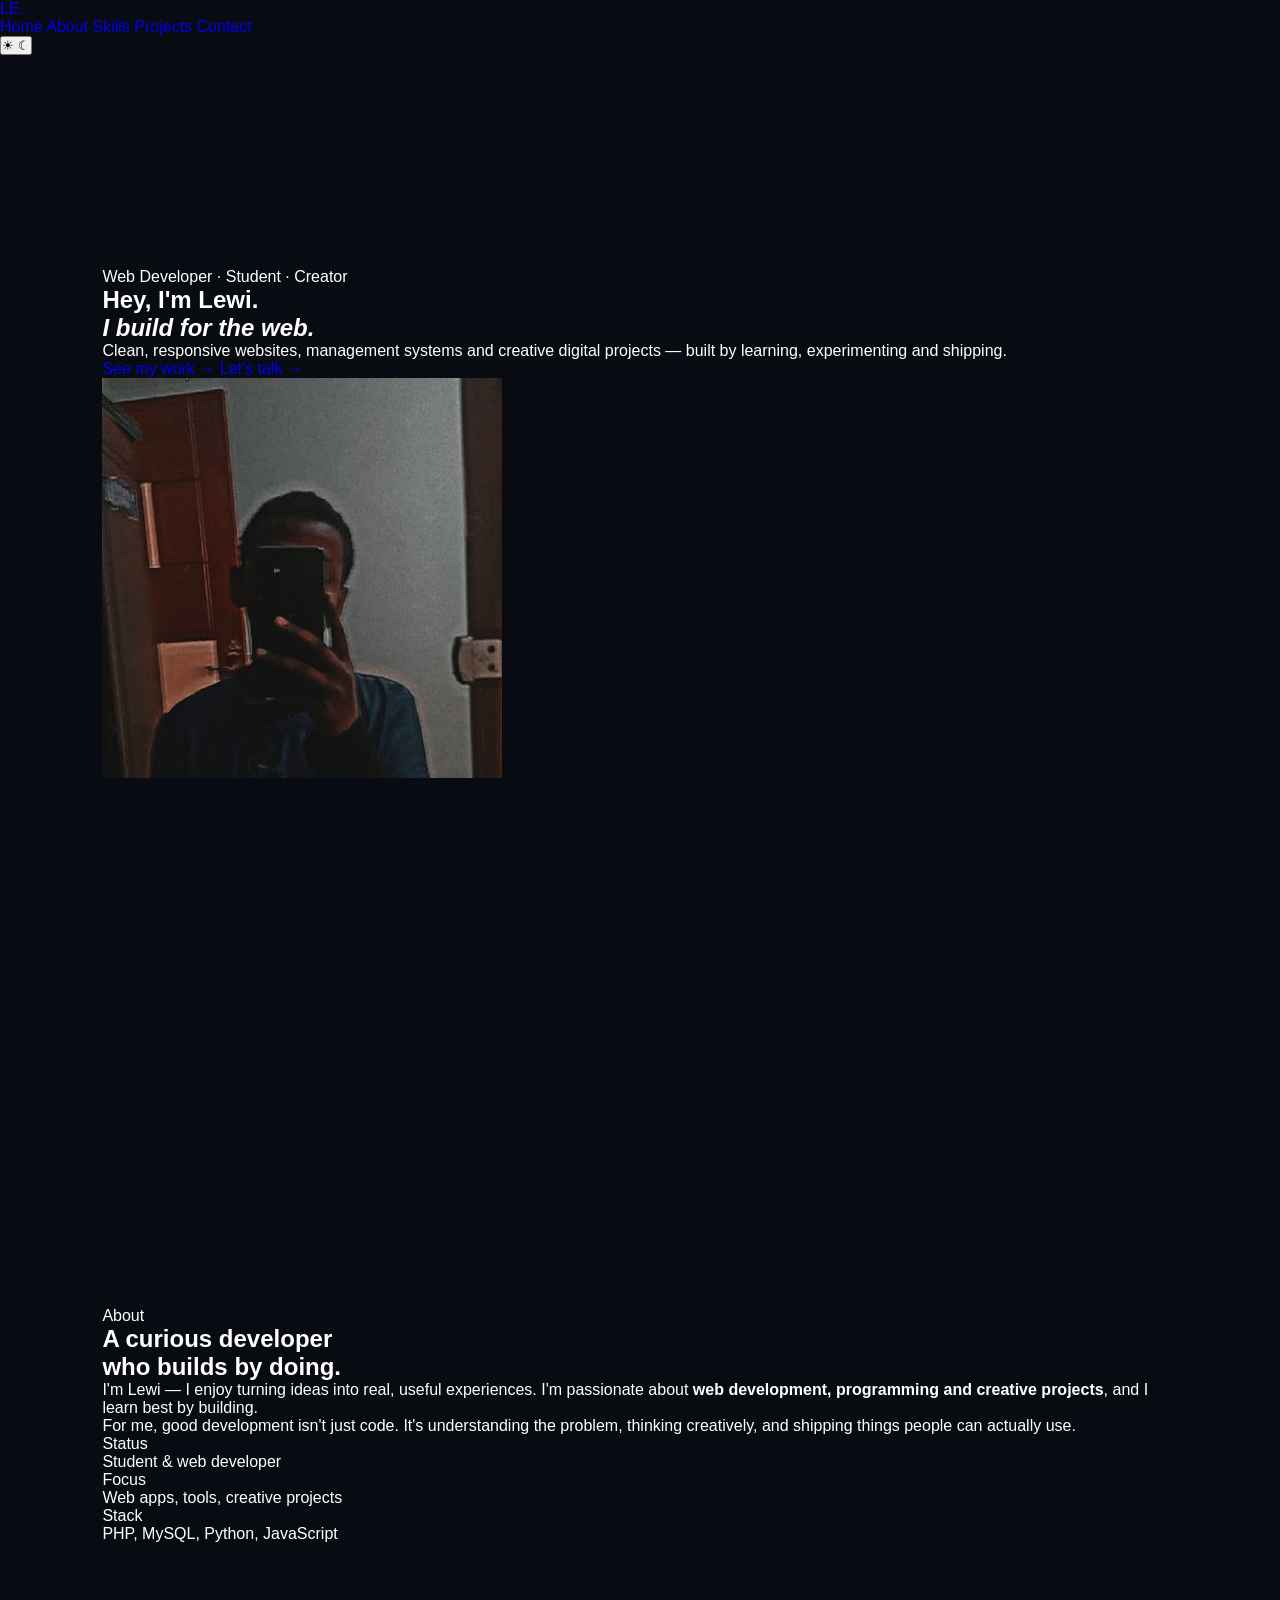
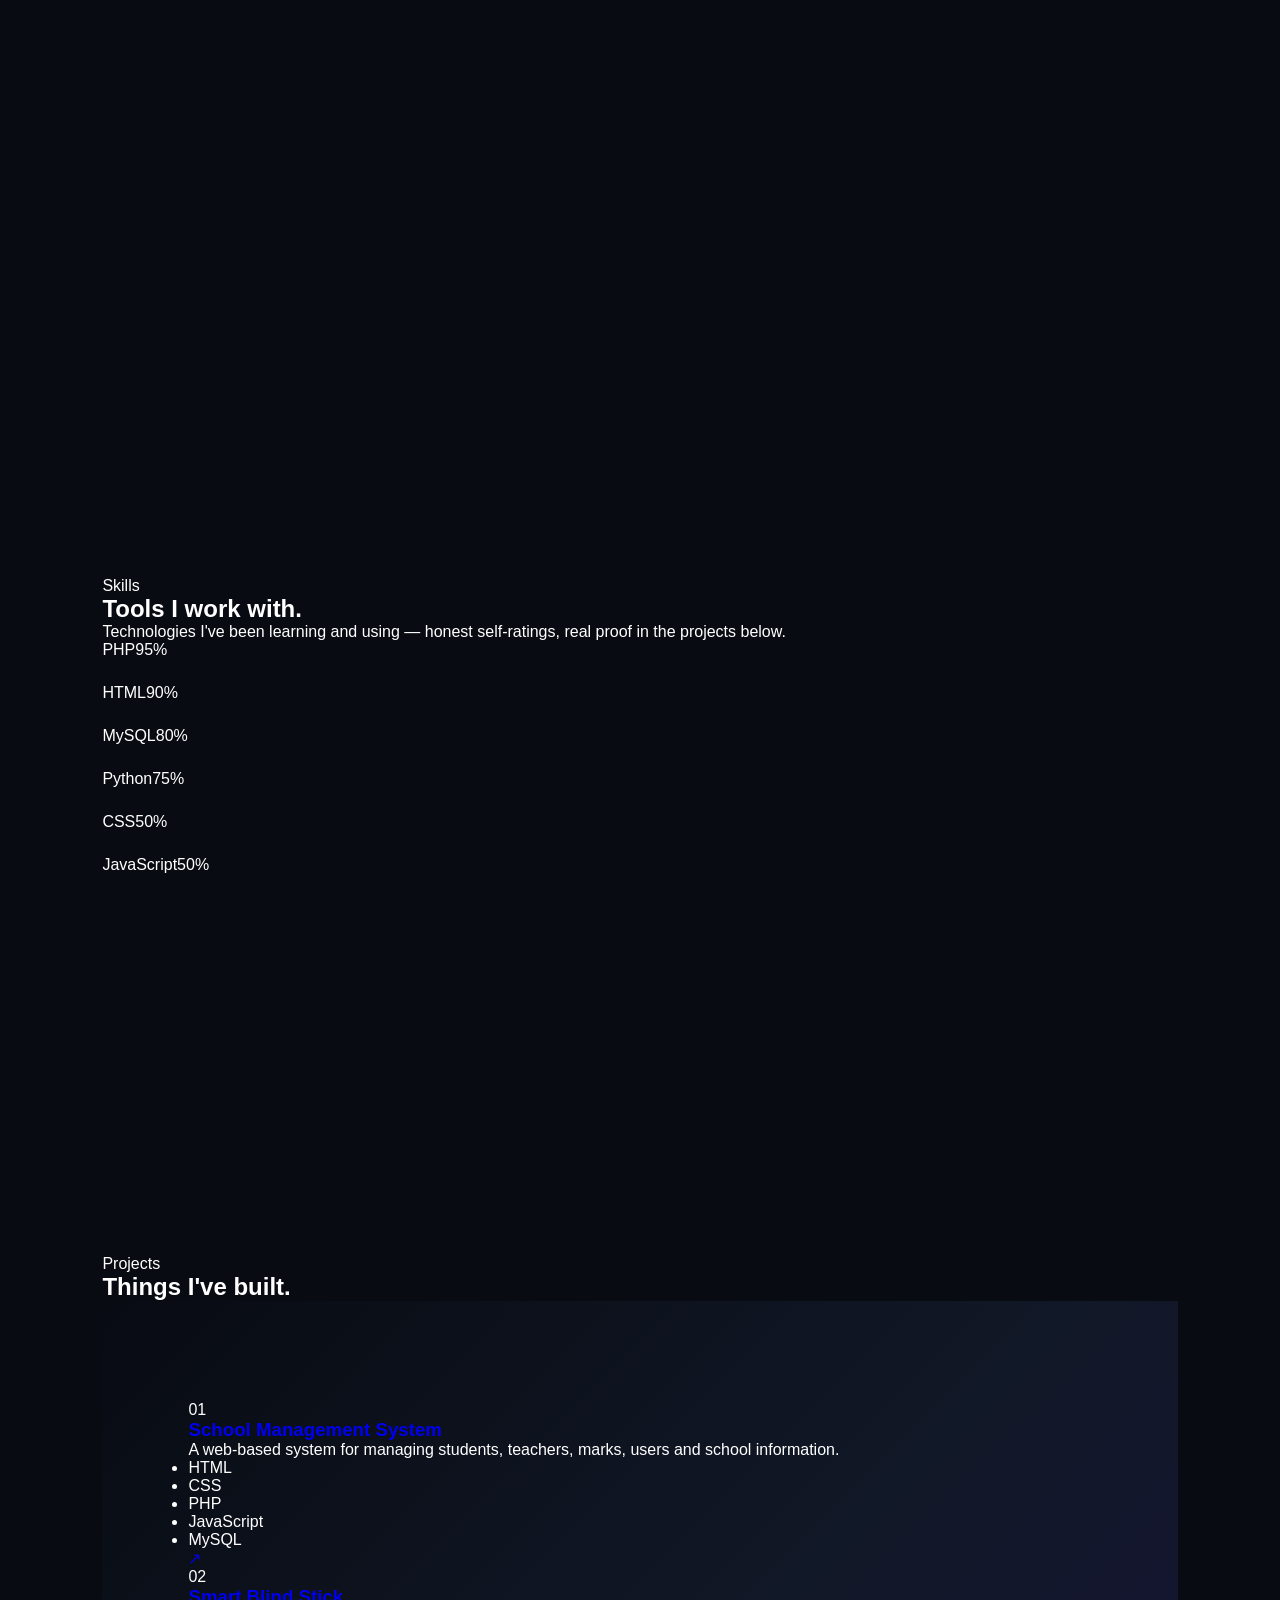
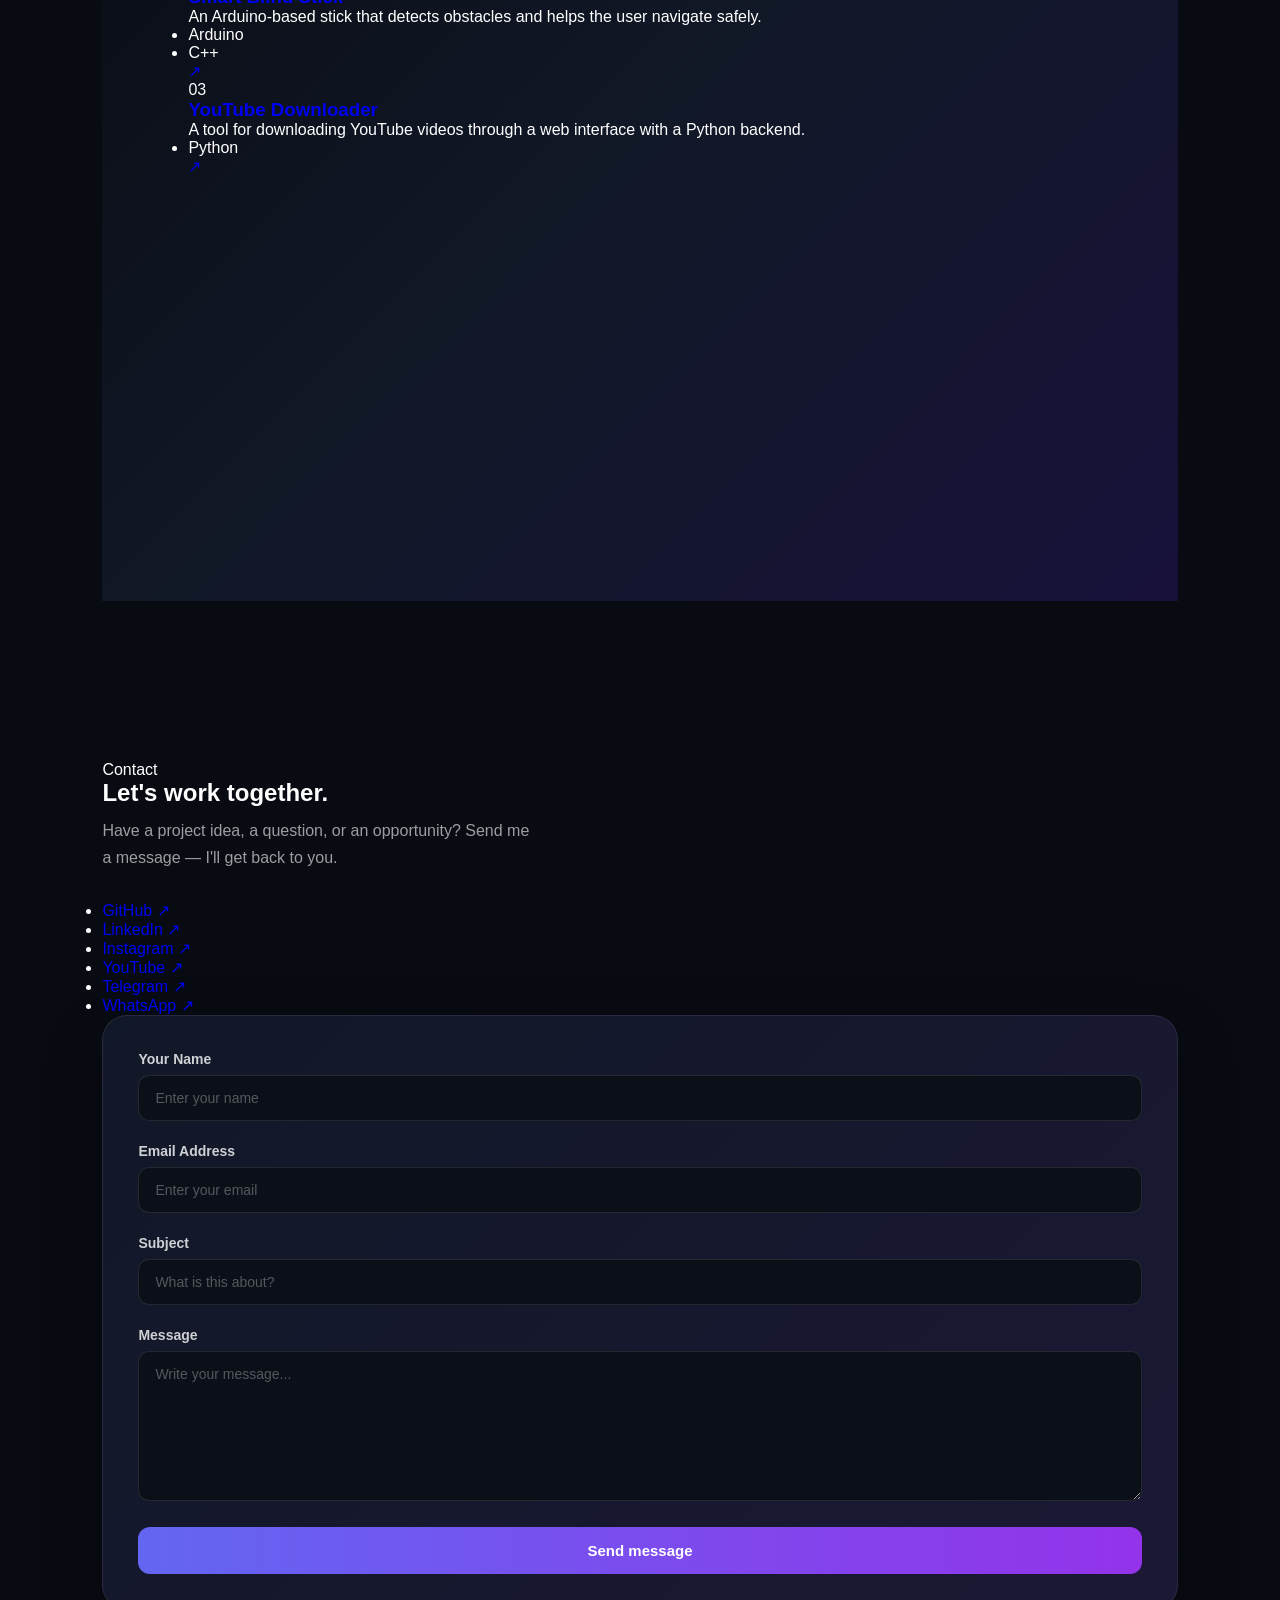
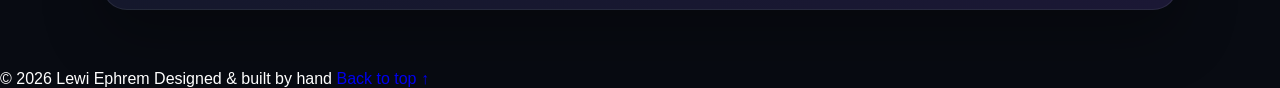
<file: index.html>
<!DOCTYPE html>
<html lang="en" data-theme="light">
<head>
  <meta charset="UTF-8" />
  <meta name="viewport" content="width=device-width, initial-scale=1.0" />
  <meta name="description" content="Lewi Ephrem — web developer and student building clean, responsive websites, management systems and creative digital projects." />
  <title>Lewi Ephrem — Web Developer</title>

  <!-- Set theme before paint so there's no flash of the wrong theme -->
  <script>
    (function () {
      var saved = localStorage.getItem("theme");
      var prefersDark = window.matchMedia("(prefers-color-scheme: dark)").matches;
      document.documentElement.dataset.theme = saved || (prefersDark ? "dark" : "light");
    })();
  </script>

  <link rel="preconnect" href="https://fonts.googleapis.com" />
  <link rel="preconnect" href="https://fonts.gstatic.com" crossorigin />
  <link href="https://fonts.googleapis.com/css2?family=Newsreader:ital,opsz,wght@0,6..72,400;0,6..72,500;1,6..72,400&family=Inter:wght@400;500;600&display=swap" rel="stylesheet" />
  <link rel="stylesheet" href="style.css" />
</head>
<body>

  <header class="site-header">
    <a href="#home" class="logo">LE<span class="logo-dot">.</span></a>
    <nav class="nav" aria-label="Primary">
      <a href="index.html" class="active" aria-current="page">Home</a>
      <a href="about.html">About</a>
      <a href="skills.html">Skills</a>
      <a href="projects.html">Projects</a>
      <a href="contact.html">Contact</a>
    </nav>
    <button id="theme-toggle" class="theme-toggle" aria-label="Toggle color theme">
      <span class="icon-sun" aria-hidden="true">☀</span>
      <span class="icon-moon" aria-hidden="true">☾</span>
    </button>
  </header>

  <main>

    <!-- Hero -->
    <section class="hero" id="home">
      <div class="hero-copy">
        <p class="eyebrow">Web Developer · Student · Creator</p>
        <h1>Hey, I'm Lewi.<br /><em>I build for the web.</em></h1>
        <p class="lede">
          Clean, responsive websites, management systems and creative digital
          projects — built by learning, experimenting and shipping.
        </p>
        <div class="hero-actions">
          <a href="#projects" class="link-arrow">See my work →</a>
          <a href="contact.html" class="link-arrow">Let's talk →</a>

        </div>
      </div>
      <div class="hero-portrait">
        <figure class="portrait">
          <img src="assets/my.jpg" alt="Portrait of Lewi Ephrem" />
        </figure>
      </div>
    </section>

    <!-- About -->
    <section class="section" id="about">
      <p class="eyebrow">About</p>
      <h2>A curious developer<br />who builds by doing.</h2>
      <div class="section-body">
        <p>
          I'm Lewi — I enjoy turning ideas into real, useful experiences.
          I'm passionate about <strong>web development, programming and
          creative projects</strong>, and I learn best by building.
        </p>
        <p>
          For me, good development isn't just code. It's understanding the
          problem, thinking creatively, and shipping things people can
          actually use.
        </p>
        <dl class="facts">
          <div><dt>Status</dt><dd>Student & web developer</dd></div>
          <div><dt>Focus</dt><dd>Web apps, tools, creative projects</dd></div>
          <div><dt>Stack</dt><dd>PHP, MySQL, Python, JavaScript</dd></div>
        </dl>
      </div>
    </section>

    <!-- Skills -->
    <section class="section" id="skills">
      <p class="eyebrow">Skills</p>
      <h2>Tools I work with.</h2>
      <div class="section-body">
        <p class="lede">Technologies I've been learning and using — honest self-ratings, real proof in the projects below.</p>

        <div class="skills-list" id="skills-list">
          <div class="skill">
            <div class="skill-top"><span>PHP</span><span class="skill-pct">95%</span></div>
            <div class="bar"><span class="fill" style="--w: 95%"></span></div>
          </div>
          <div class="skill">
            <div class="skill-top"><span>HTML</span><span class="skill-pct">90%</span></div>
            <div class="bar"><span class="fill" style="--w: 90%"></span></div>
          </div>
          <div class="skill">
            <div class="skill-top"><span>MySQL</span><span class="skill-pct">80%</span></div>
            <div class="bar"><span class="fill" style="--w: 80%"></span></div>
          </div>
          <div class="skill">
            <div class="skill-top"><span>Python</span><span class="skill-pct">75%</span></div>
            <div class="bar"><span class="fill" style="--w: 75%"></span></div>
          </div>
          <div class="skill">
            <div class="skill-top"><span>CSS</span><span class="skill-pct">50%</span></div>
            <div class="bar"><span class="fill" style="--w: 50%"></span></div>
          </div>
          <div class="skill">
            <div class="skill-top"><span>JavaScript</span><span class="skill-pct">50%</span></div>
            <div class="bar"><span class="fill" style="--w: 50%"></span></div>
          </div>
        </div>
      </div>
    </section>

    <!-- Projects -->
    <section class="section" id="projects">
      <p class="eyebrow">Projects</p>
      <h2>Things I've built.</h2>

      <div class="projects">
        <article class="project">
          <span class="project-index">01</span>
          <div class="project-main">
            <h3><a href="projects.html">School Management System</a></h3>
            <p>A web-based system for managing students, teachers, marks, users and school information.</p>
            <ul class="tags">
              <li>HTML</li><li>CSS</li><li>PHP</li><li>JavaScript</li><li>MySQL</li>
            </ul>
          </div>
          <a class="project-link" href="projectSMS.html" aria-label="School Management System">↗</a>
        </article>

        <article class="project">
          <span class="project-index">02</span>
          <div class="project-main">
            <h3><a href="projects.html">Smart Blind Stick</a></h3>
            <p>An Arduino-based stick that detects obstacles and helps the user navigate safely.</p>
            <ul class="tags">
              <li>Arduino</li><li>C++</li>
            </ul>
          </div>
          <a class="project-link" href="projects.html" aria-label="Smart Blind Stick">↗</a>
        </article>

        <article class="project">
          <span class="project-index">03</span>
          <div class="project-main">
            <h3><a href="projects.html">YouTube Downloader</a></h3>
            <p>A tool for downloading YouTube videos through a web interface with a Python backend.</p>
            <ul class="tags">
              <li>Python</li>
            </ul>
          </div>
          <a class="project-link" href="projects.html" aria-label="YouTube Downloader">↗</a>
        </article>
      </div>
    </section>

    <!-- Contact -->
    <section class="section" id="contact">
      <p class="eyebrow">Contact</p>
      <h2>Let's work together.</h2>

      <div class="contact-grid">
        <div class="contact-info">
          <p class="lede">
            Have a project idea, a question, or an opportunity?
            Send me a message — I'll get back to you.
          </p>
          <ul class="socials">
            <li><a href="https://github.com/thelewi" target="_blank" rel="noopener noreferrer">GitHub ↗</a></li>
            <li><a href="https://www.linkedin.com/in/itzthelewi/" target="_blank" rel="noopener noreferrer">LinkedIn ↗</a></li>
            <li><a href="https://www.instagram.com/itz.thelewi/" target="_blank" rel="noopener noreferrer">Instagram ↗</a></li>
            <li><a href="https://www.youtube.com/@LewiEphrem" target="_blank" rel="noopener noreferrer">YouTube ↗</a></li>
            <li><a href="https://t.me/lewiep" target="_blank" rel="noopener noreferrer">Telegram ↗</a></li>
            <li><a href="https://wa.me/+251994367526" target="_blank" rel="noopener noreferrer">WhatsApp ↗</a></li>
          </ul>
        </div>

        <form class="contact-form" action="https://formspree.io/f/mbgraepy" method="POST">
          <div class="form-group">
            <label for="name">Your Name</label>
            <input type="text" id="name" name="name" placeholder="Enter your name" required />
          </div>
          <div class="form-group">
            <label for="email">Email Address</label>
            <input type="email" id="email" name="email" placeholder="Enter your email" required />
          </div>
          <div class="form-group">
            <label for="subject">Subject</label>
            <input type="text" id="subject" name="subject" placeholder="What is this about?" required />
          </div>
          <div class="form-group">
            <label for="message">Message</label>
            <textarea id="message" name="message" placeholder="Write your message..." required></textarea>
          </div>
          <button type="submit" class="send-btn">Send message</button>
        </form>
      </div>
    </section>

  </main>

  <footer class="site-footer">
    <span>© <span id="year"></span> Lewi Ephrem</span>
    <span class="footer-note">Designed & built by hand</span>
    <a href="#home">Back to top ↑</a>
  </footer>

  <script>
    // Theme toggle
    const root = document.documentElement;
    document.getElementById("theme-toggle").addEventListener("click", () => {
      const next = root.dataset.theme === "dark" ? "light" : "dark";
      root.dataset.theme = next;
      localStorage.setItem("theme", next);
    });

    // Animate skill bars when the list scrolls into view
    const skillsList = document.getElementById("skills-list");
    const io = new IntersectionObserver((entries) => {
      entries.forEach((entry) =>
        entry.target.classList.toggle("animate", entry.isIntersecting)
      );
    }, { threshold: 0.3 });
    io.observe(skillsList);

    // Footer year
    document.getElementById("year").textContent = new Date().getFullYear();
  </script>
</body>
</html>
</file>
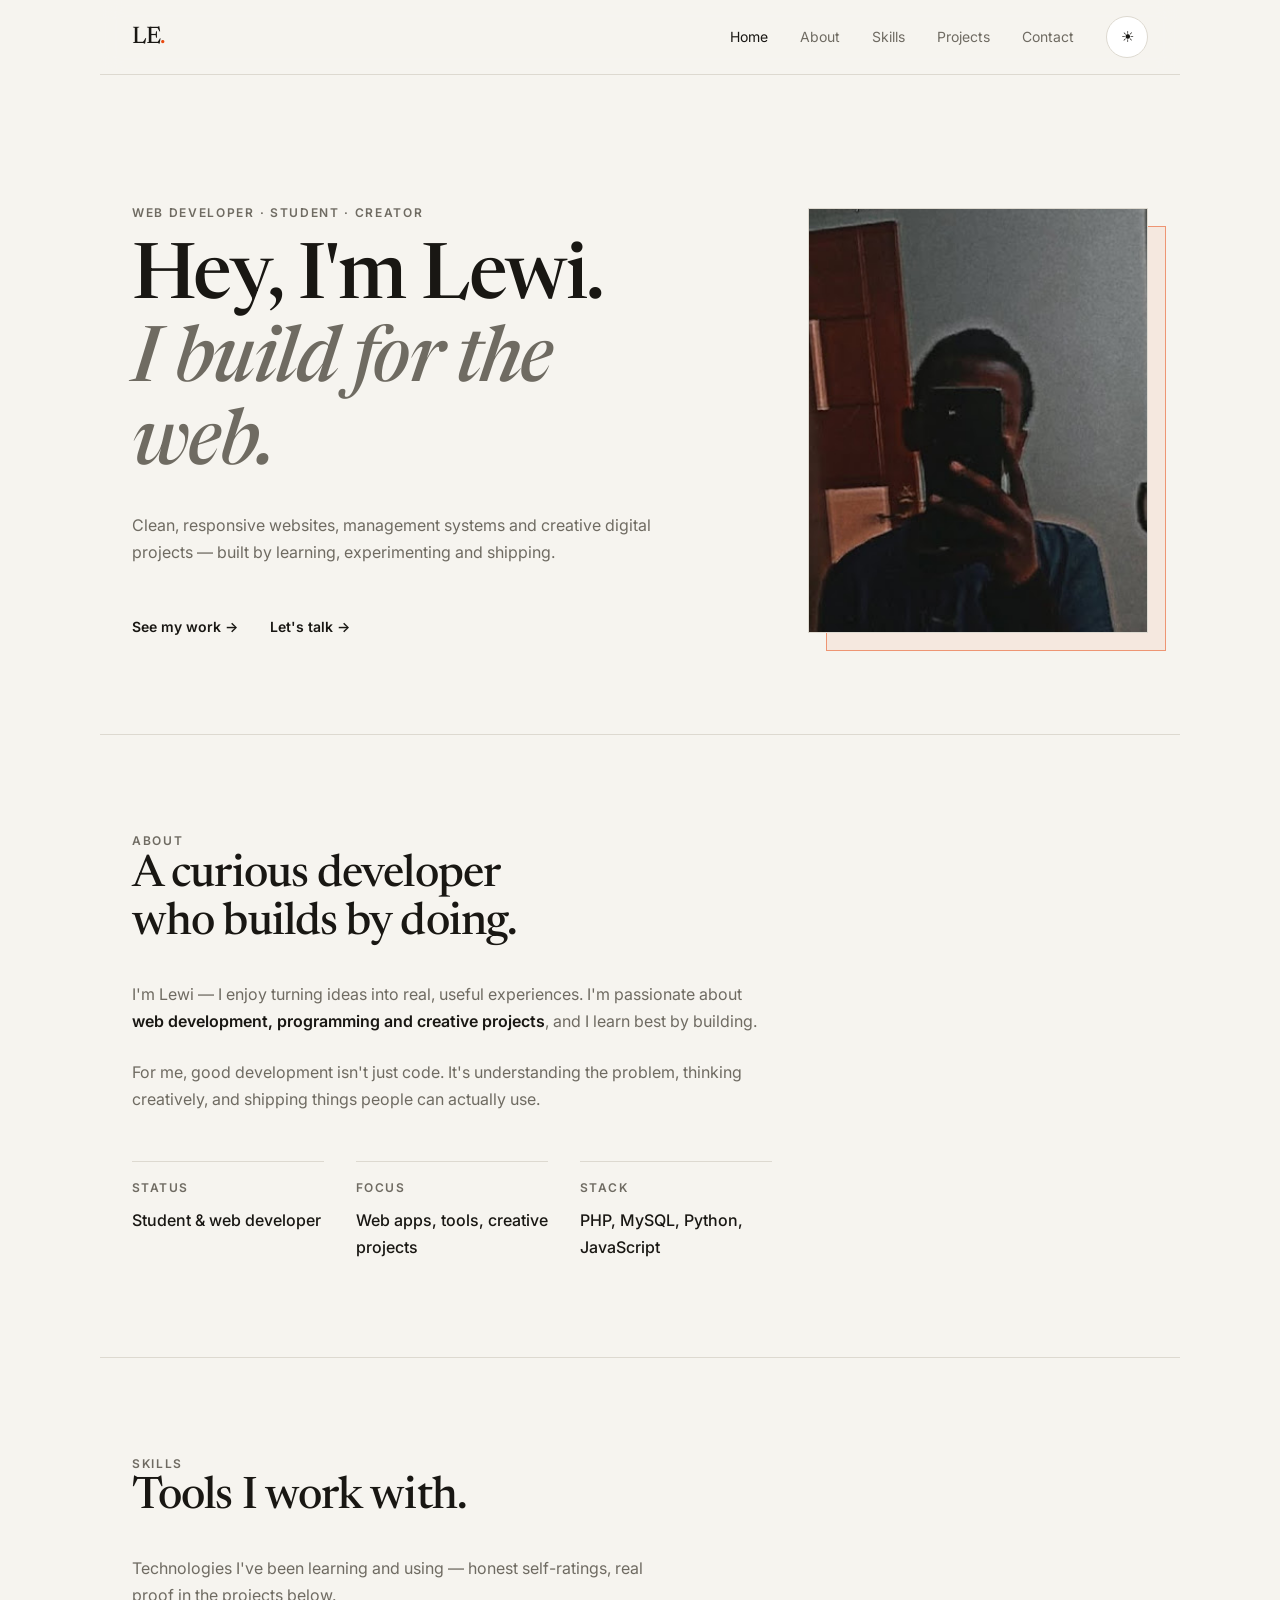
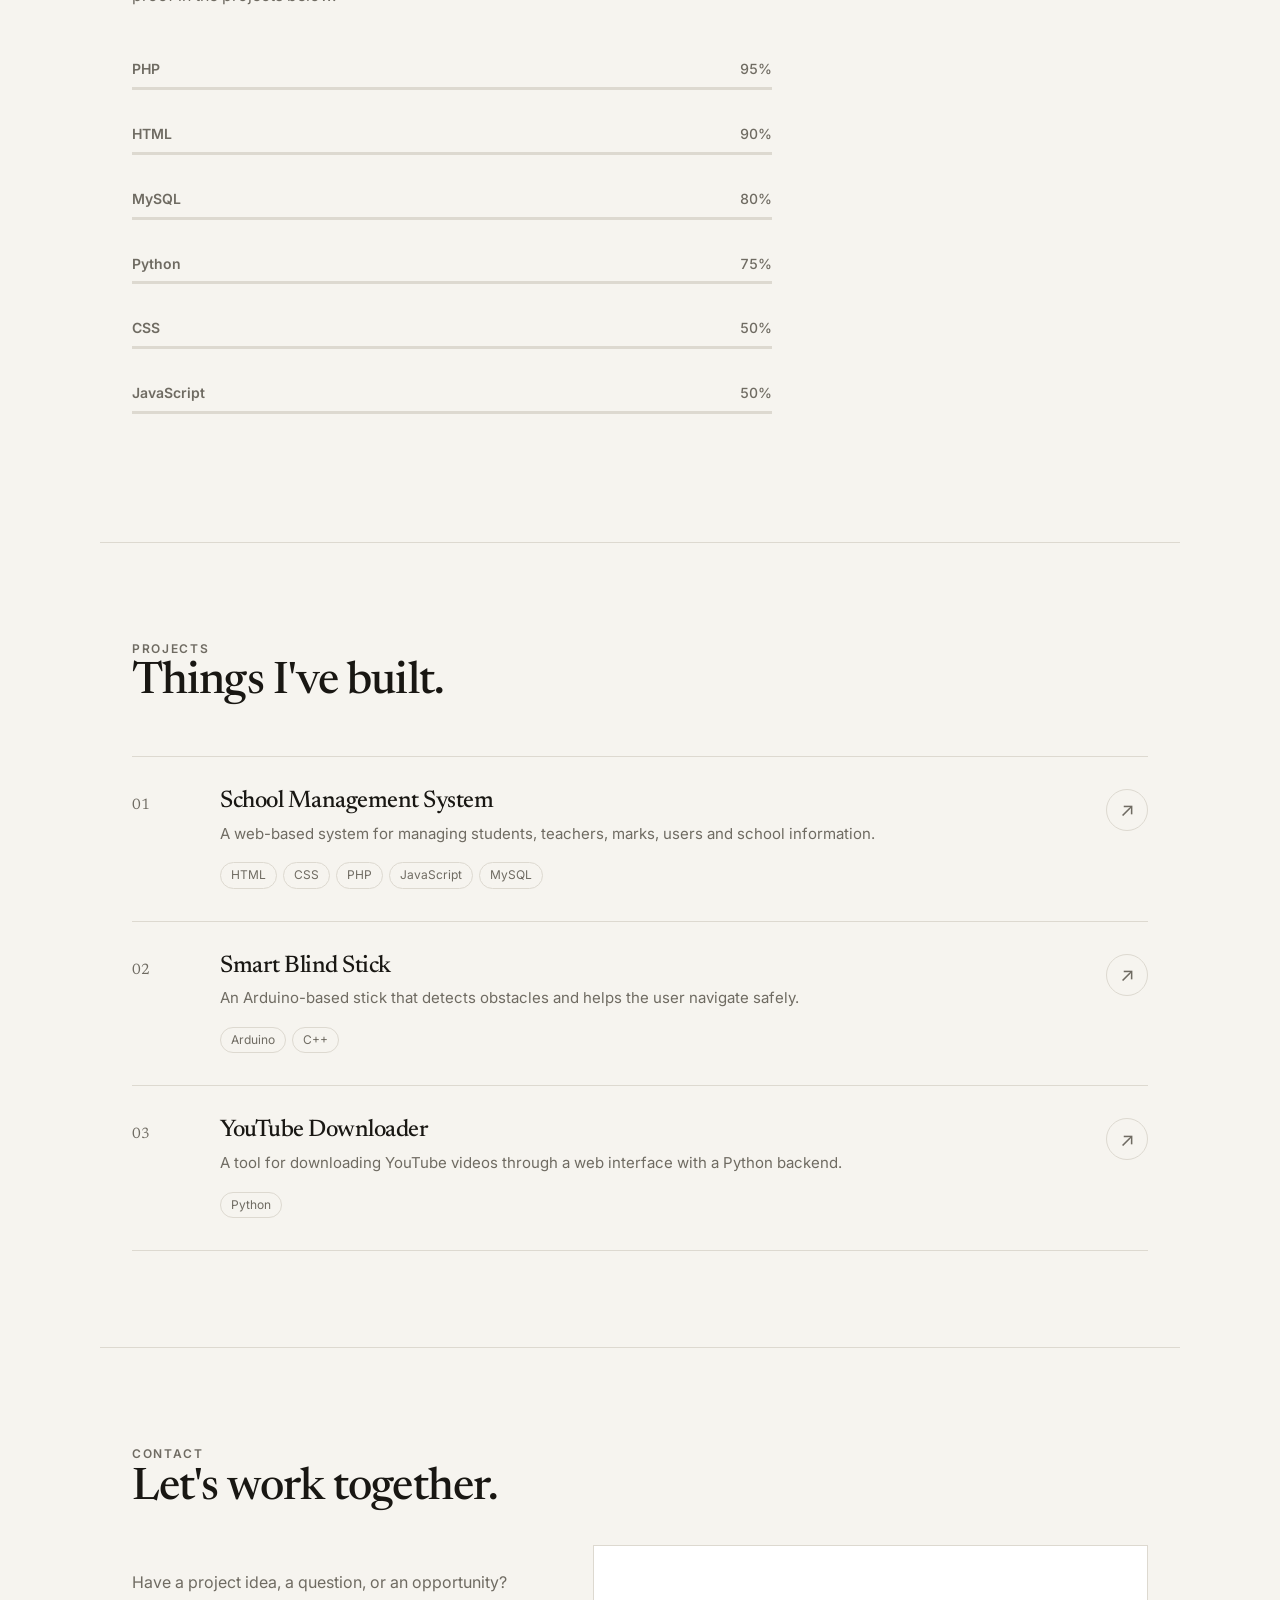
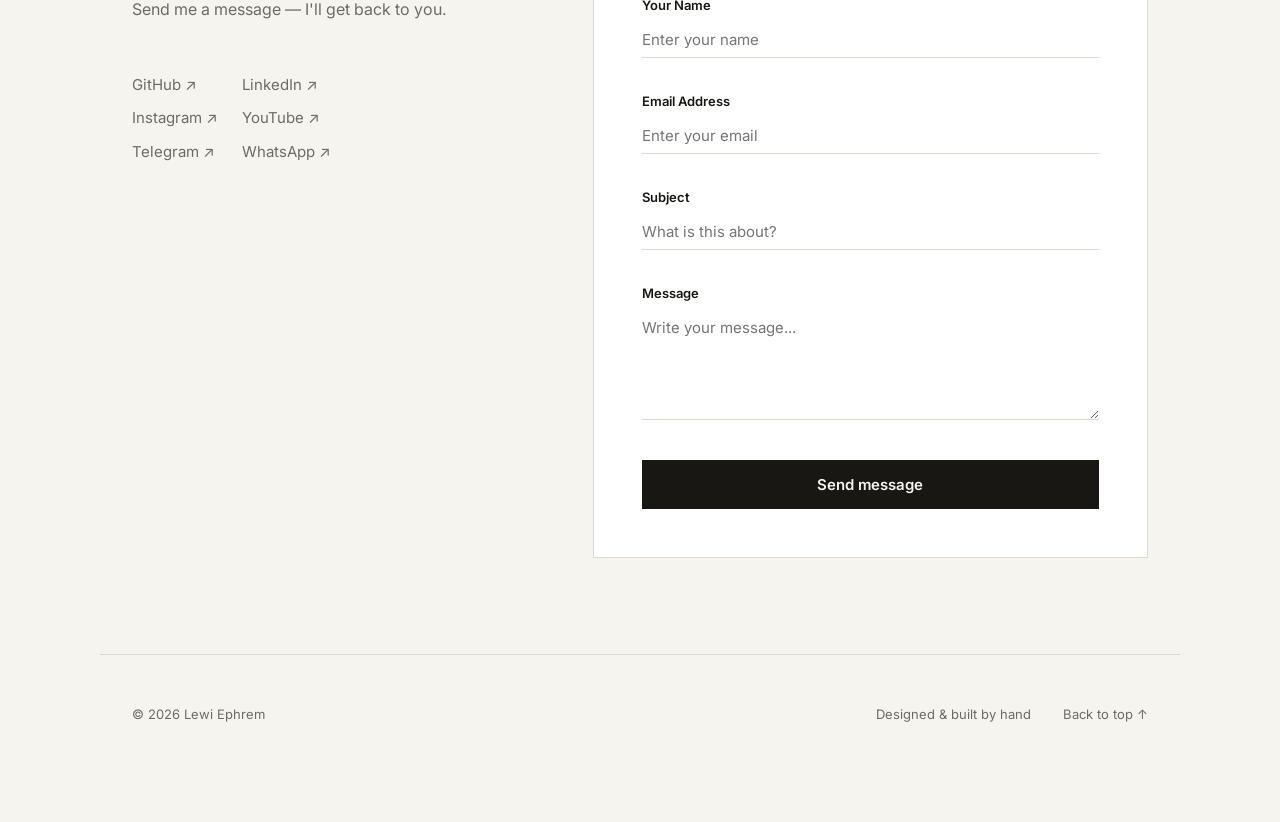
<file: portilo/index.html>
<!DOCTYPE html>
<html lang="en" data-theme="light">
<head>
  <meta charset="UTF-8" />
  <meta name="viewport" content="width=device-width, initial-scale=1.0" />
  <meta name="description" content="Lewi Ephrem — web developer and student building clean, responsive websites, management systems and creative digital projects." />
  <title>Lewi Ephrem — Web Developer</title>

  <!-- Set theme before paint so there's no flash of the wrong theme -->
  <script>
    (function () {
      var saved = localStorage.getItem("theme");
      var prefersDark = window.matchMedia("(prefers-color-scheme: dark)").matches;
      document.documentElement.dataset.theme = saved || (prefersDark ? "dark" : "light");
    })();
  </script>

  <link rel="preconnect" href="https://fonts.googleapis.com" />
  <link rel="preconnect" href="https://fonts.gstatic.com" crossorigin />
  <link href="https://fonts.googleapis.com/css2?family=Newsreader:ital,opsz,wght@0,6..72,400;0,6..72,500;1,6..72,400&family=Inter:wght@400;500;600&display=swap" rel="stylesheet" />
  <link rel="stylesheet" href="style.css" />
</head>
<body>

  <header class="site-header">
    <a href="#home" class="logo">LE<span class="logo-dot">.</span></a>
    <nav class="nav" aria-label="Primary">
      <a href="index.html" class="active" aria-current="page">Home</a>
      <a href="about.html">About</a>
      <a href="skills.html">Skills</a>
      <a href="projects.html">Projects</a>
      <a href="contact.html">Contact</a>
    </nav>
    <button id="theme-toggle" class="theme-toggle" aria-label="Toggle color theme">
      <span class="icon-sun" aria-hidden="true">☀</span>
      <span class="icon-moon" aria-hidden="true">☾</span>
    </button>
  </header>

  <main>

    <!-- Hero -->
    <section class="hero" id="home">
      <div class="hero-copy">
        <p class="eyebrow">Web Developer · Student · Creator</p>
        <h1>Hey, I'm Lewi.<br /><em>I build for the web.</em></h1>
        <p class="lede">
          Clean, responsive websites, management systems and creative digital
          projects — built by learning, experimenting and shipping.
        </p>
        <div class="hero-actions">
          <a href="#projects" class="link-arrow">See my work →</a>
          <a href="contact.html" class="link-arrow">Let's talk →</a>

        </div>
      </div>
      <div class="hero-portrait">
        <figure class="portrait">
          <img src="assets/my.jpg" alt="Portrait of Lewi Ephrem" />
        </figure>
      </div>
    </section>

    <!-- About -->
    <section class="section" id="about">
      <p class="eyebrow">About</p>
      <h2>A curious developer<br />who builds by doing.</h2>
      <div class="section-body">
        <p>
          I'm Lewi — I enjoy turning ideas into real, useful experiences.
          I'm passionate about <strong>web development, programming and
          creative projects</strong>, and I learn best by building.
        </p>
        <p>
          For me, good development isn't just code. It's understanding the
          problem, thinking creatively, and shipping things people can
          actually use.
        </p>
        <dl class="facts">
          <div><dt>Status</dt><dd>Student & web developer</dd></div>
          <div><dt>Focus</dt><dd>Web apps, tools, creative projects</dd></div>
          <div><dt>Stack</dt><dd>PHP, MySQL, Python, JavaScript</dd></div>
        </dl>
      </div>
    </section>

    <!-- Skills -->
    <section class="section" id="skills">
      <p class="eyebrow">Skills</p>
      <h2>Tools I work with.</h2>
      <div class="section-body">
        <p class="lede">Technologies I've been learning and using — honest self-ratings, real proof in the projects below.</p>

        <div class="skills-list" id="skills-list">
          <div class="skill">
            <div class="skill-top"><span>PHP</span><span class="skill-pct">95%</span></div>
            <div class="bar"><span class="fill" style="--w: 95%"></span></div>
          </div>
          <div class="skill">
            <div class="skill-top"><span>HTML</span><span class="skill-pct">90%</span></div>
            <div class="bar"><span class="fill" style="--w: 90%"></span></div>
          </div>
          <div class="skill">
            <div class="skill-top"><span>MySQL</span><span class="skill-pct">80%</span></div>
            <div class="bar"><span class="fill" style="--w: 80%"></span></div>
          </div>
          <div class="skill">
            <div class="skill-top"><span>Python</span><span class="skill-pct">75%</span></div>
            <div class="bar"><span class="fill" style="--w: 75%"></span></div>
          </div>
          <div class="skill">
            <div class="skill-top"><span>CSS</span><span class="skill-pct">50%</span></div>
            <div class="bar"><span class="fill" style="--w: 50%"></span></div>
          </div>
          <div class="skill">
            <div class="skill-top"><span>JavaScript</span><span class="skill-pct">50%</span></div>
            <div class="bar"><span class="fill" style="--w: 50%"></span></div>
          </div>
        </div>
      </div>
    </section>

    <!-- Projects -->
    <section class="section" id="projects">
      <p class="eyebrow">Projects</p>
      <h2>Things I've built.</h2>

      <div class="projects">
        <article class="project">
          <span class="project-index">01</span>
          <div class="project-main">
            <h3><a href="projects.html">School Management System</a></h3>
            <p>A web-based system for managing students, teachers, marks, users and school information.</p>
            <ul class="tags">
              <li>HTML</li><li>CSS</li><li>PHP</li><li>JavaScript</li><li>MySQL</li>
            </ul>
          </div>
          <a class="project-link" href="projects.html" aria-label="School Management System">↗</a>
        </article>

        <article class="project">
          <span class="project-index">02</span>
          <div class="project-main">
            <h3><a href="projects.html">Smart Blind Stick</a></h3>
            <p>An Arduino-based stick that detects obstacles and helps the user navigate safely.</p>
            <ul class="tags">
              <li>Arduino</li><li>C++</li>
            </ul>
          </div>
          <a class="project-link" href="projects.html" aria-label="Smart Blind Stick">↗</a>
        </article>

        <article class="project">
          <span class="project-index">03</span>
          <div class="project-main">
            <h3><a href="projects.html">YouTube Downloader</a></h3>
            <p>A tool for downloading YouTube videos through a web interface with a Python backend.</p>
            <ul class="tags">
              <li>Python</li>
            </ul>
          </div>
          <a class="project-link" href="projects.html" aria-label="YouTube Downloader">↗</a>
        </article>
      </div>
    </section>

    <!-- Contact -->
    <section class="section" id="contact">
      <p class="eyebrow">Contact</p>
      <h2>Let's work together.</h2>

      <div class="contact-grid">
        <div class="contact-info">
          <p class="lede">
            Have a project idea, a question, or an opportunity?
            Send me a message — I'll get back to you.
          </p>
          <ul class="socials">
            <li><a href="https://github.com/thelewi" target="_blank" rel="noopener noreferrer">GitHub ↗</a></li>
            <li><a href="https://www.linkedin.com/in/itzthelewi/" target="_blank" rel="noopener noreferrer">LinkedIn ↗</a></li>
            <li><a href="https://www.instagram.com/itz.thelewi/" target="_blank" rel="noopener noreferrer">Instagram ↗</a></li>
            <li><a href="https://www.youtube.com/@LewiEphrem" target="_blank" rel="noopener noreferrer">YouTube ↗</a></li>
            <li><a href="https://t.me/lewiep" target="_blank" rel="noopener noreferrer">Telegram ↗</a></li>
            <li><a href="https://wa.me/+251994367526" target="_blank" rel="noopener noreferrer">WhatsApp ↗</a></li>
          </ul>
        </div>

        <form class="contact-form" action="https://formspree.io/f/mbgraepy" method="POST">
          <div class="form-group">
            <label for="name">Your Name</label>
            <input type="text" id="name" name="name" placeholder="Enter your name" required />
          </div>
          <div class="form-group">
            <label for="email">Email Address</label>
            <input type="email" id="email" name="email" placeholder="Enter your email" required />
          </div>
          <div class="form-group">
            <label for="subject">Subject</label>
            <input type="text" id="subject" name="subject" placeholder="What is this about?" required />
          </div>
          <div class="form-group">
            <label for="message">Message</label>
            <textarea id="message" name="message" placeholder="Write your message..." required></textarea>
          </div>
          <button type="submit" class="send-btn">Send message</button>
        </form>
      </div>
    </section>

  </main>

  <footer class="site-footer">
    <span>© <span id="year"></span> Lewi Ephrem</span>
    <span class="footer-note">Designed & built by hand</span>
    <a href="#home">Back to top ↑</a>
  </footer>

  <script>
    // Theme toggle
    const root = document.documentElement;
    document.getElementById("theme-toggle").addEventListener("click", () => {
      const next = root.dataset.theme === "dark" ? "light" : "dark";
      root.dataset.theme = next;
      localStorage.setItem("theme", next);
    });

    // Animate skill bars when the list scrolls into view
    const skillsList = document.getElementById("skills-list");
    const io = new IntersectionObserver((entries) => {
      entries.forEach((entry) =>
        entry.target.classList.toggle("animate", entry.isIntersecting)
      );
    }, { threshold: 0.3 });
    io.observe(skillsList);

    // Footer year
    document.getElementById("year").textContent = new Date().getFullYear();
  </script>
</body>
</html>
</file>
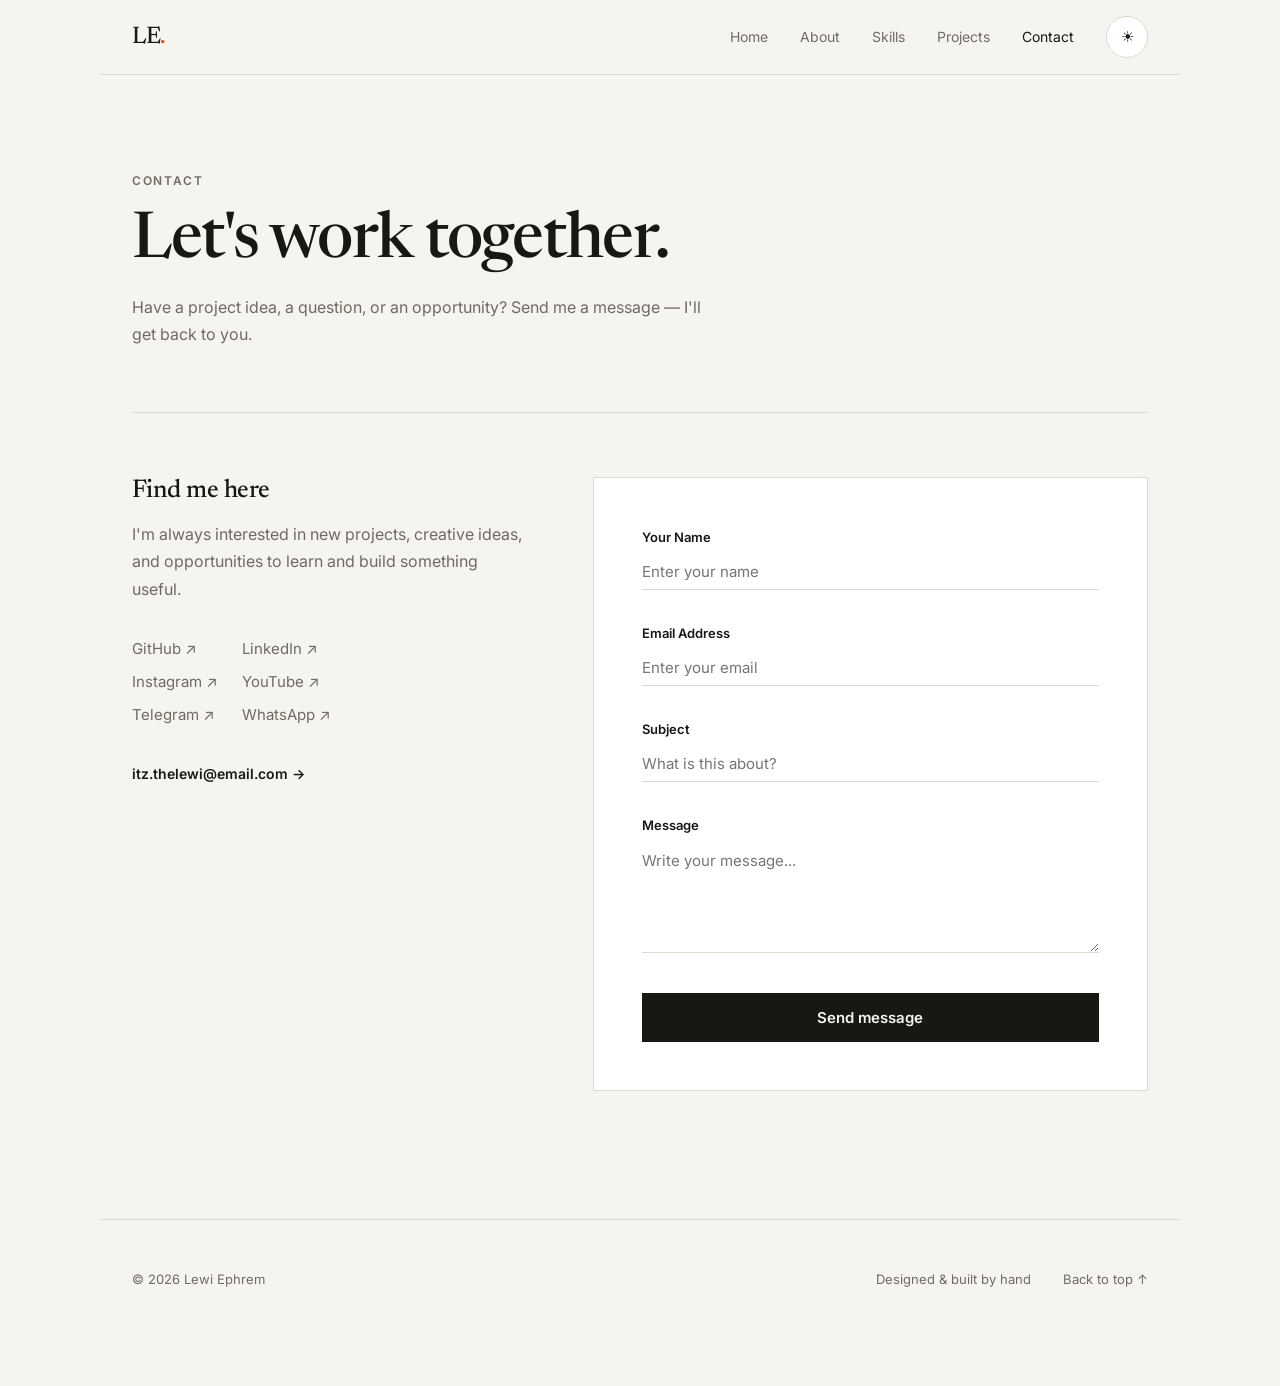
<file: contact.html>
<!DOCTYPE html>
<html lang="en" data-theme="light" class="no-js">
<head>
  <meta charset="UTF-8" />
  <meta name="viewport" content="width=device-width, initial-scale=1.0" />
  <meta name="description" content="Contact Lewi Ephrem — have a project idea, question, or opportunity? Send a message." />
  <title>Contact | Lewi Ephrem</title>

  <script>document.documentElement.classList.replace("no-js", "js");</script>

  <!-- Set theme before paint so there's no flash -->
  <script>
    (function () {
      var saved = localStorage.getItem("theme");
      var prefersDark = window.matchMedia("(prefers-color-scheme: dark)").matches;
      document.documentElement.dataset.theme = saved || (prefersDark ? "dark" : "light");
    })();
  </script>

  <link rel="preconnect" href="https://fonts.googleapis.com" />
  <link rel="preconnect" href="https://fonts.gstatic.com" crossorigin />
  <link href="https://fonts.googleapis.com/css2?family=Newsreader:ital,opsz,wght@0,6..72,400;0,6..72,500;1,6..72,400&family=Inter:wght@400;500;600&display=swap" rel="stylesheet" />
  <link rel="stylesheet" href="contact.css" />
</head>
<body id="top">

  <header class="site-header">
    <a href="index.html" class="logo">LE<span class="logo-dot">.</span></a>
    <nav class="nav" aria-label="Primary">
      <a href="index.html">Home</a>
      <a href="about.html">About</a>
      <a href="skills.html">Skills</a>
      <a href="projects.html">Projects</a>
      <a href="contact.html" class="active" aria-current="page">Contact</a>
    </nav>
    <button id="theme-toggle" class="theme-toggle" aria-label="Toggle color theme">
      <span class="icon-sun" aria-hidden="true">☀</span>
      <span class="icon-moon" aria-hidden="true">☾</span>
    </button>
  </header>

  <main>
    <section class="contact-page">

      <div class="contact-header">
        <p class="eyebrow">Contact</p>
        <h1>Let's work together.</h1>
        <p class="lede">
          Have a project idea, a question, or an opportunity?
          Send me a message — I'll get back to you.
        </p>
      </div>

      <div class="contact-grid">
        <!-- Info + socials -->
        <div class="contact-info">
          <h2>Find me here</h2>
          <p class="lede">
            I'm always interested in new projects, creative ideas, and
            opportunities to learn and build something useful.
          </p>
          <ul class="socials">
            <li><a href="https://thelewi.github.io/Portfolio/" target="_blank" rel="noopener noreferrer">GitHub ↗</a></li>
            <li><a href="https://www.linkedin.com/in/itzthelewi/" target="_blank" rel="noopener noreferrer">LinkedIn ↗</a></li>
            <li><a href="https://www.instagram.com/itz.thelewi/" target="_blank" rel="noopener noreferrer">Instagram ↗</a></li>
            <li><a href="https://www.youtube.com/@LewiEphrem" target="_blank" rel="noopener noreferrer">YouTube ↗</a></li>
            <li><a href="https://t.me/lewiep" target="_blank" rel="noopener noreferrer">Telegram ↗</a></li>
            <li><a href="https://wa.me/+251994367526" target="_blank" rel="noopener noreferrer">WhatsApp ↗</a></li>
          </ul>
          <a href="mailto:itz.thelewi@email.com" class="link-arrow">itz.thelewi@email.com →</a>
        </div>

        <!-- Form -->
        <form class="contact-form" action="https://formspree.io/f/mbgraepy" method="POST">
          <div class="form-group">
            <label for="name">Your Name</label>
            <input type="text" id="name" name="name" placeholder="Enter your name" required />
          </div>
          <div class="form-group">
            <label for="email">Email Address</label>
            <input type="email" id="email" name="email" placeholder="Enter your email" required />
          </div>
          <div class="form-group">
            <label for="subject">Subject</label>
            <input type="text" id="subject" name="subject" placeholder="What is this about?" required />
          </div>
          <div class="form-group">
            <label for="message">Message</label>
            <textarea id="message" name="message" placeholder="Write your message..." required></textarea>
          </div>
          <button type="submit" class="send-btn">Send message</button>
        </form>
      </div>

    </section>
  </main>

  <footer class="site-footer">
    <span>© <span id="year"></span> Lewi Ephrem</span>
    <span class="footer-note">Designed & built by hand</span>
    <a href="#top">Back to top ↑</a>
  </footer>

  <script>
    // Theme toggle (shared with the other pages)
    const root = document.documentElement;
    document.getElementById("theme-toggle").addEventListener("click", () => {
      const next = root.dataset.theme === "dark" ? "light" : "dark";
      root.dataset.theme = next;
      localStorage.setItem("theme", next);
    });

    // Footer year
    document.getElementById("year").textContent = new Date().getFullYear();
  </script>
</body>
</html>
</file>
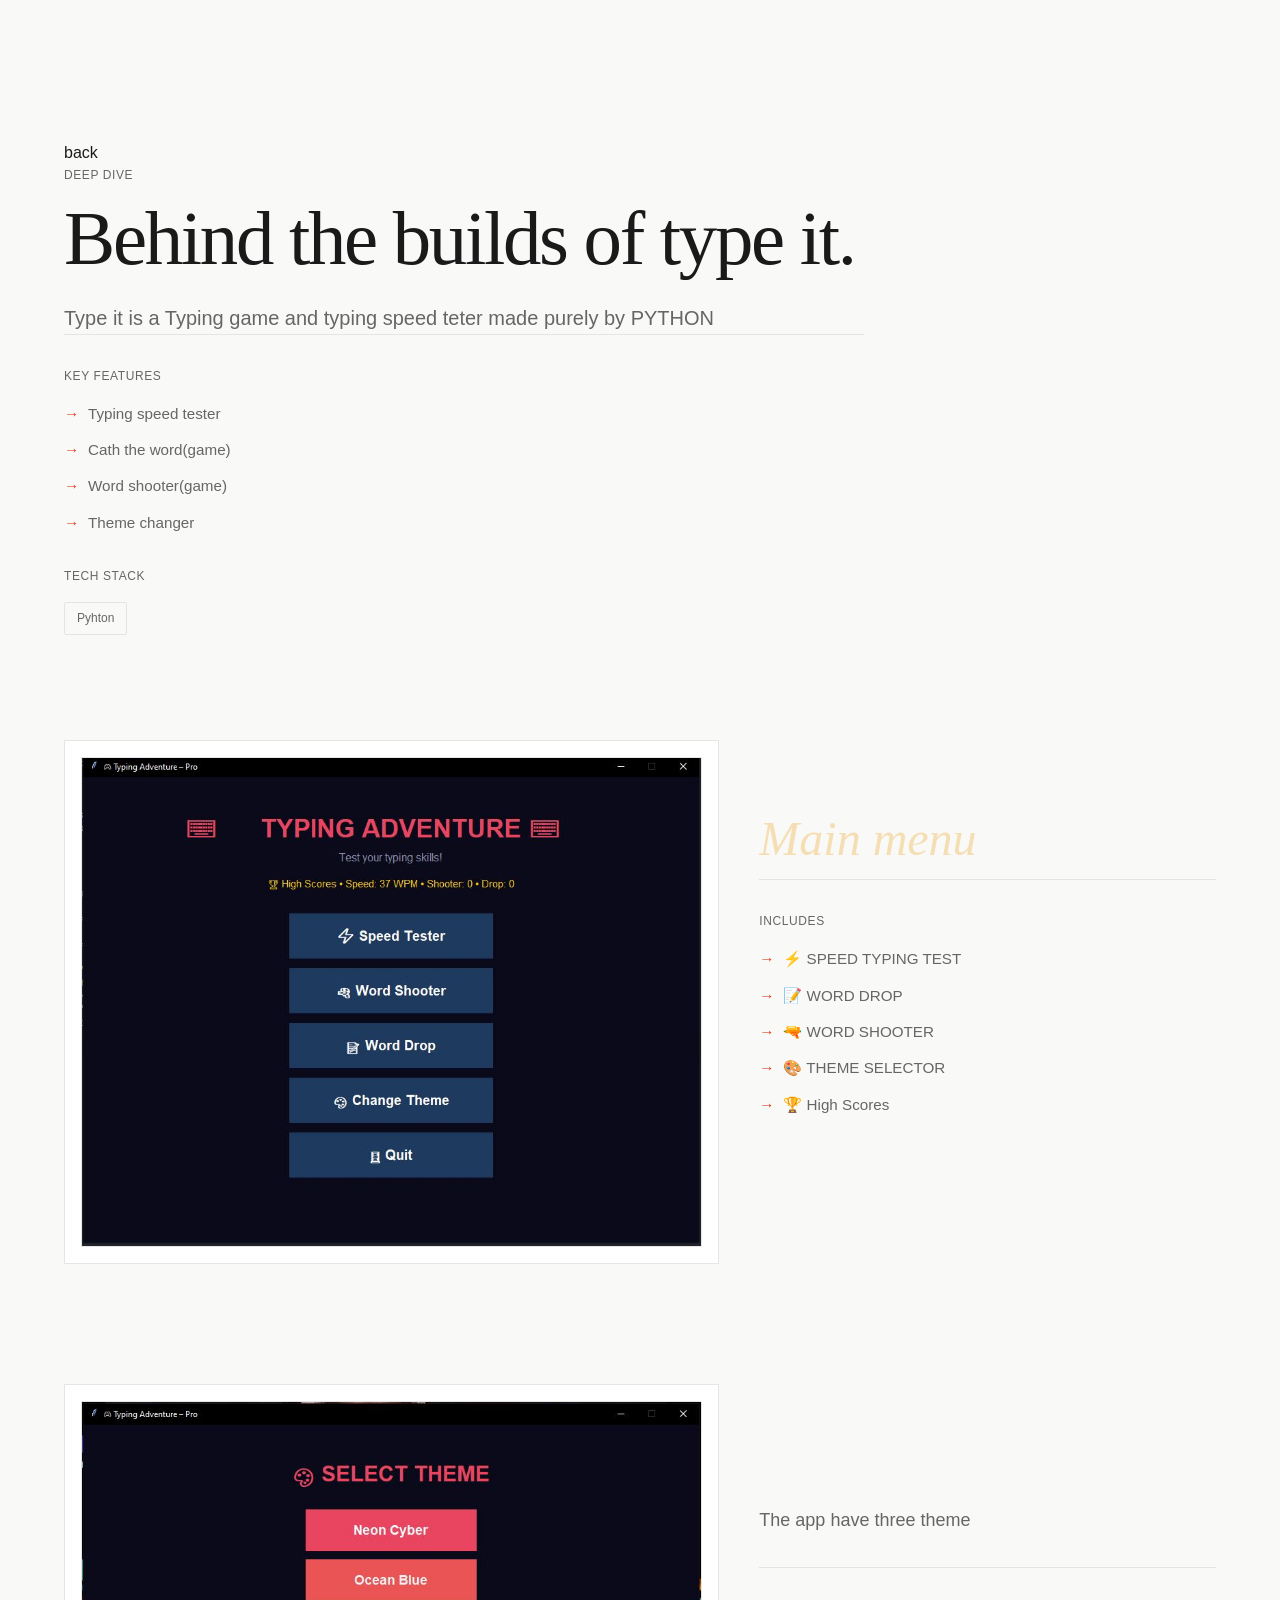
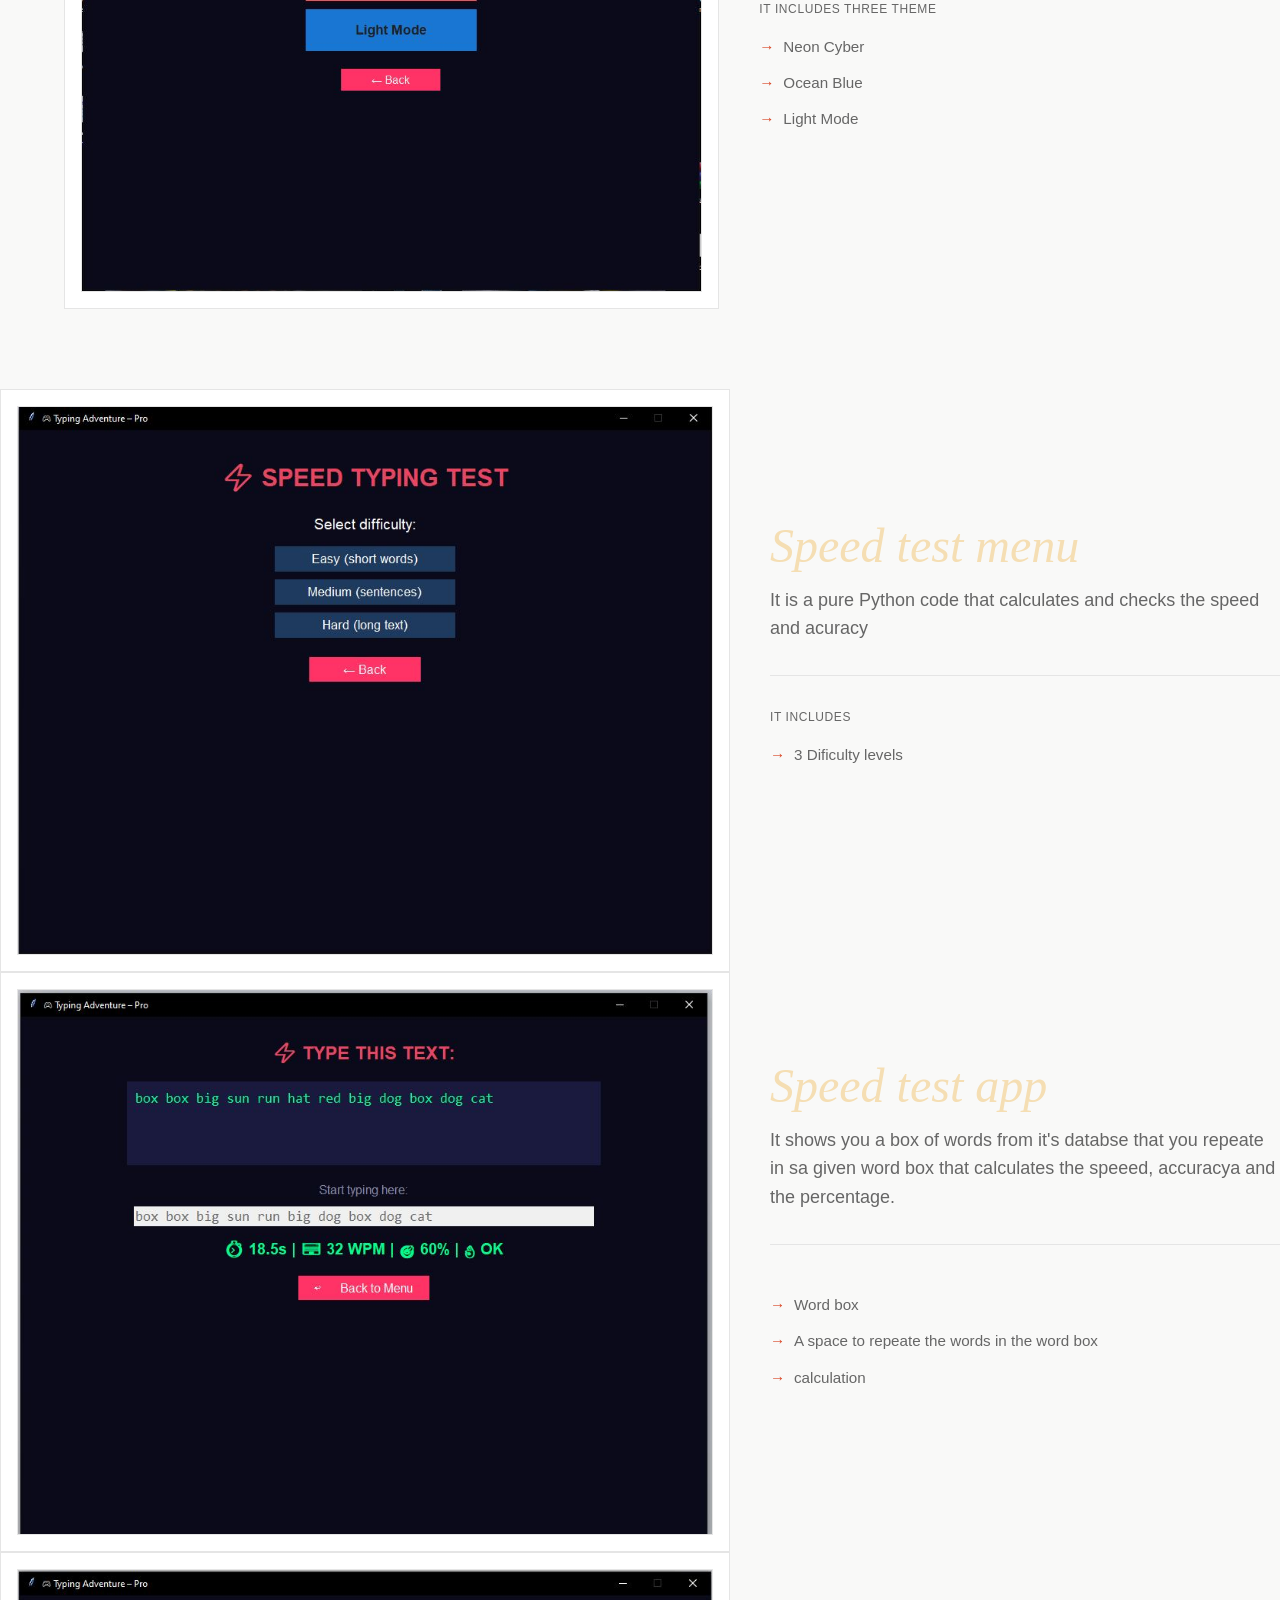
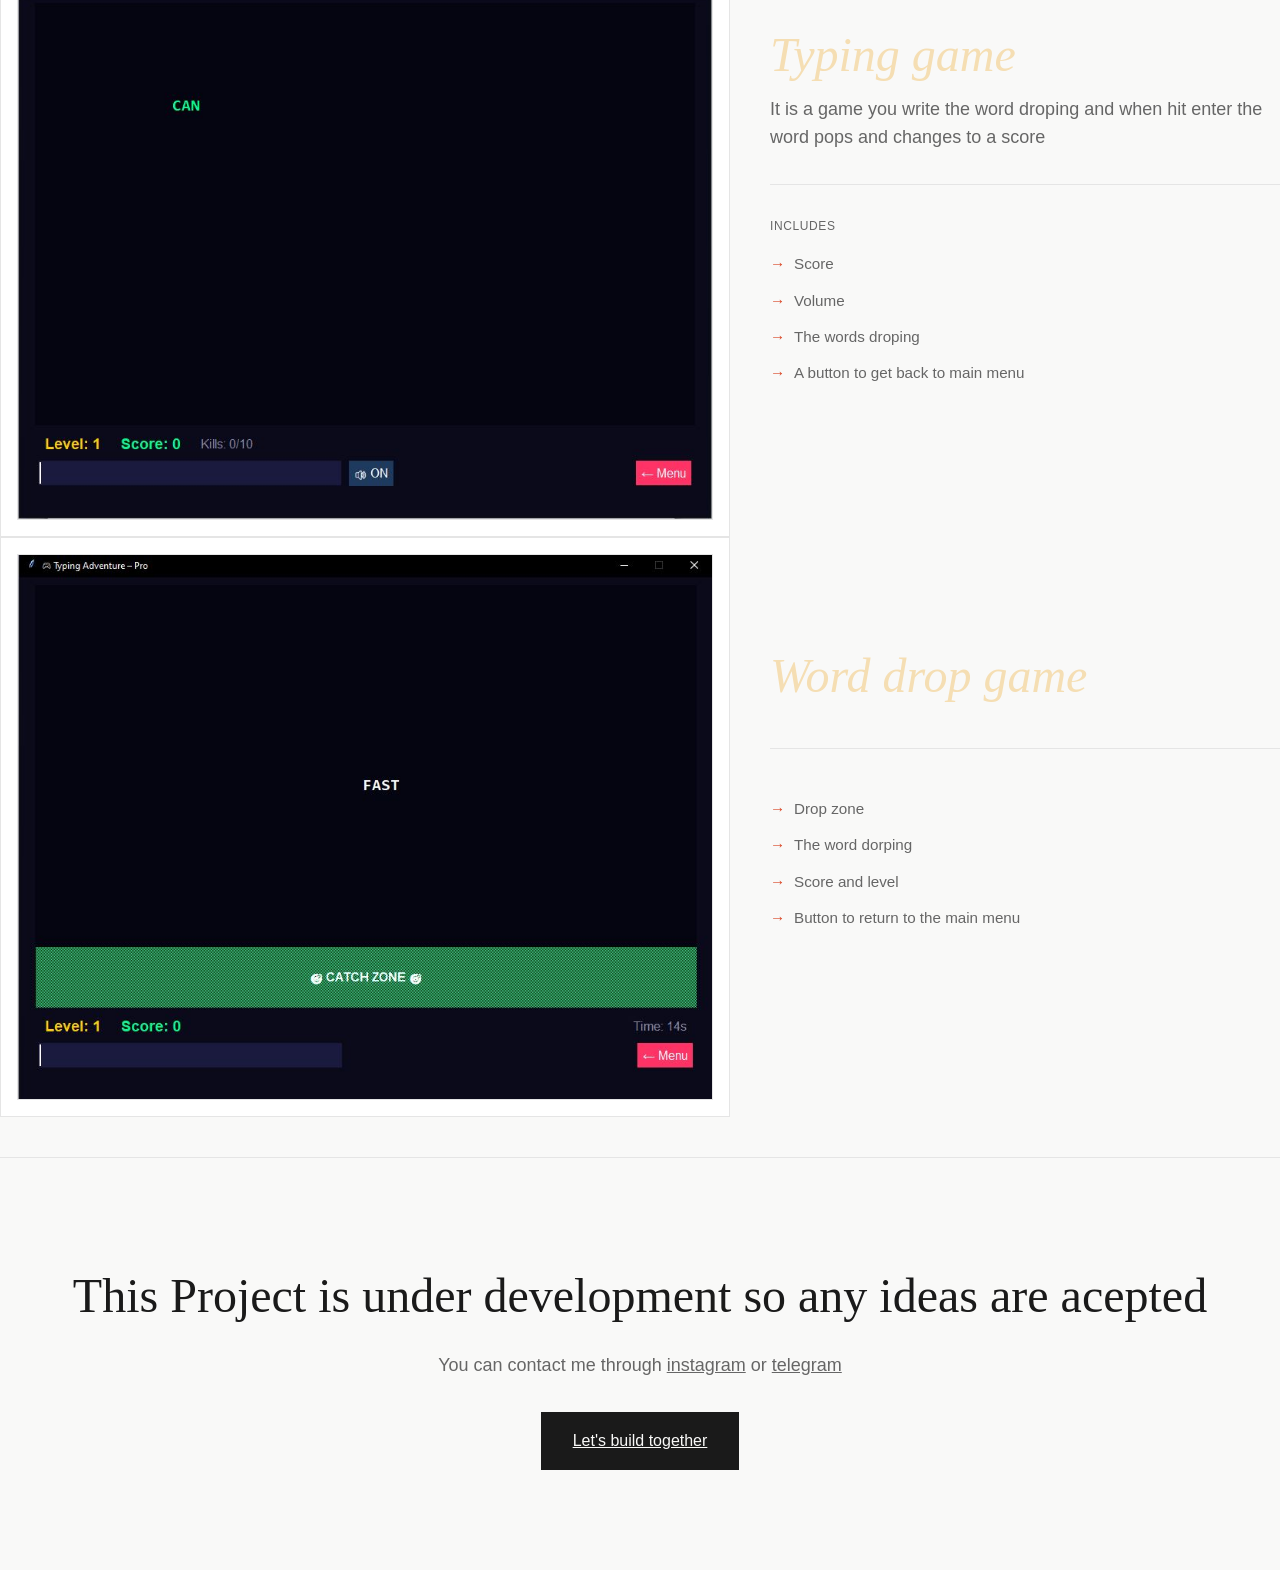
<file: project-typeit.html>
<!DOCTYPE html>
<html lang="en">
<head>
  <meta charset="UTF-8" />
  <meta name="viewport" content="width=device-width, initial-scale=1.0" />
  <meta name="description" content="In-depth details of projects built by Lewi Ephrem." />
  <title>Type it| Lewi Ephrem</title>
  <script>document.documentElement.classList.replace("no-js", "js");</script>
  <script>
    (function () {
      var saved = localStorage.getItem("theme");
      var prefersDark = window.matchMedia("(prefers-color-scheme: dark)").matches;
      document.documentElement.dataset.theme = saved || (prefersDark ? "dark" : "light");
    })();
  </script>
  <link rel="stylesheet" href="project-details.css"/>
</head>
<body>

      <main>
    <section class="details-page">
      <a herf="projects.html">back</a>
      <div class="page-header">
        <p class="eyebrow">Deep Dive</p>
        <h1>Behind the builds of type it.</h1>
        <p class="lede">Type it is a Typing game and typing speed teter made purely by PYTHON </p>
            <div class="project-meta">
              <h3>Key Features</h3>
              <ul class="feature-list">
                <li>Typing speed tester</li>
                <li>Cath the word(game)</li>
                <li>Word shooter(game)</li>
                <li>Theme changer</li>
              </ul>
              
              <h3>Tech Stack</h3>
              <ul class="tags">
                <li>Pyhton</li>
              </ul>
            </div>
          </div>  <br>
              
      </div>

      <div class="showcases">
        
        <!-- Login page -->
        <article class="showcase">
          <div class="showcase-visual">
            <img src="projects/Type it/Main.JPG" alt="Main menu" />
          </div>
          <div class="showcase-content">
            <span class="project-index">Main menu</span>
            <div class="project-meta">
              <h3>Includes</h3>
              <ul class="feature-list">
                <li>⚡ SPEED TYPING TEST</li>
                <li>📝 WORD DROP</li>
                <li>🔫 WORD SHOOTER</li>
                <li>🎨 THEME SELECTOR</li>
                <li>🏆 High Scores</li>
              </ul>
          </div>
        </article>
        
        
        <!-- -->
        <article class="showcase">
          <div class="showcase-visual">
            <img src="projects/Type it/Theme-selector.JPG" alt="Theme selector" />
          </div>
          <div class="showcase-content">
            <span class="project-index"></span>
            <p class="project-desc">The app have three theme </p>
            
            <div class="project-meta">
              <h3>It includes three theme</h3>
              <ul class="feature-list">
                <li>Neon Cyber</li>
                <li>Ocean Blue</li>
                <li>Light Mode</li>
              </ul>
          </div>
        </article>
    </section>
        <!-- -->
        <article class="showcase">
          <div class="showcase-visual">
            <img src="projects/Type it/speed-testmenu.JPG" alt="Speed test app menu" />
          </div>
          <div class="showcase-content">
            <span class="project-index">Speed test menu</span>
            <p class="project-desc">It is a pure Python code that calculates and checks the speed and acuracy</p>
            
            <div class="project-meta">
              <h3>It includes</h3>
              <ul class="feature-list">
                <li>3 Dificulty levels</li>
                
              </ul>
          </div>
        </article>

        <!-- -->
        <article class="showcase">
          <div class="showcase-visual">
            <img src="projects/Type it/speed-test.JPG" alt="Spedd test app" />
          </div>
          <div class="showcase-content">
            <span class="project-index">Speed test app</span>
            <p class="project-desc">It shows you a box of words from it's databse that you repeate in sa given word box that calculates the speeed, accuracya and the percentage.</p>
            
            <div class="project-meta">
              <h3></h3>
              <ul class="feature-list">
                <li>Word box</li>
                <li>A space to repeate the words in the word box</li>
                <li>calculation</li>
              </ul>
          </div>
        </article>

         <!-- -->
        <article class="showcase">
          <div class="showcase-visual">
            <img src="projects/Type it/Typing-game.JPG" alt="Typing game" />
          </div>
          <div class="showcase-content">
            <span class="project-index">Typing game</span>

            <p class="project-desc">It is a game you write the word droping and when hit enter the word pops and changes to a score</p>
            
            <div class="project-meta">
              <h3>Includes</h3>
              <ul class="feature-list">
                <li>Score</li>
                <li>Volume</li>
                <li>The words droping</li>
                <li>A button to get back to main menu</li>
              </ul>
          </div>
        </article>
        
        <!-- -->
        <article class="showcase">
          <div class="showcase-visual">
            <img src="projects/Type it/word_drop-game.JPG" alt="Word drop game" />
          </div>
          <div class="showcase-content">
            <span class="project-index">Word drop game</span>
            <p class="project-desc"></p>
            
            <div class="project-meta">
              <h3></h3>
              <ul class="feature-list">
                <li>Drop zone</li>
                <li>The word dorping</li>
                <li>Score and level</li>
                <li>Button to return to the main menu</li>
              </ul>
          </div>
        </article>
        


    <section class="section">
      <div class="cta-box">
        <h2>This Project is under development so any ideas are acepted</h2>
        <p>You can contact me through <a href="https://www.instagram.com/itz.thelewi/">instagram</a>  or  <a href="https://t.me/lewiep">telegram</a></p>
        <a href="contact.html" class="btn btn-primary">Let's build together</a>
      </div>
    </section>
  </main>
</body>
</html>
</file>
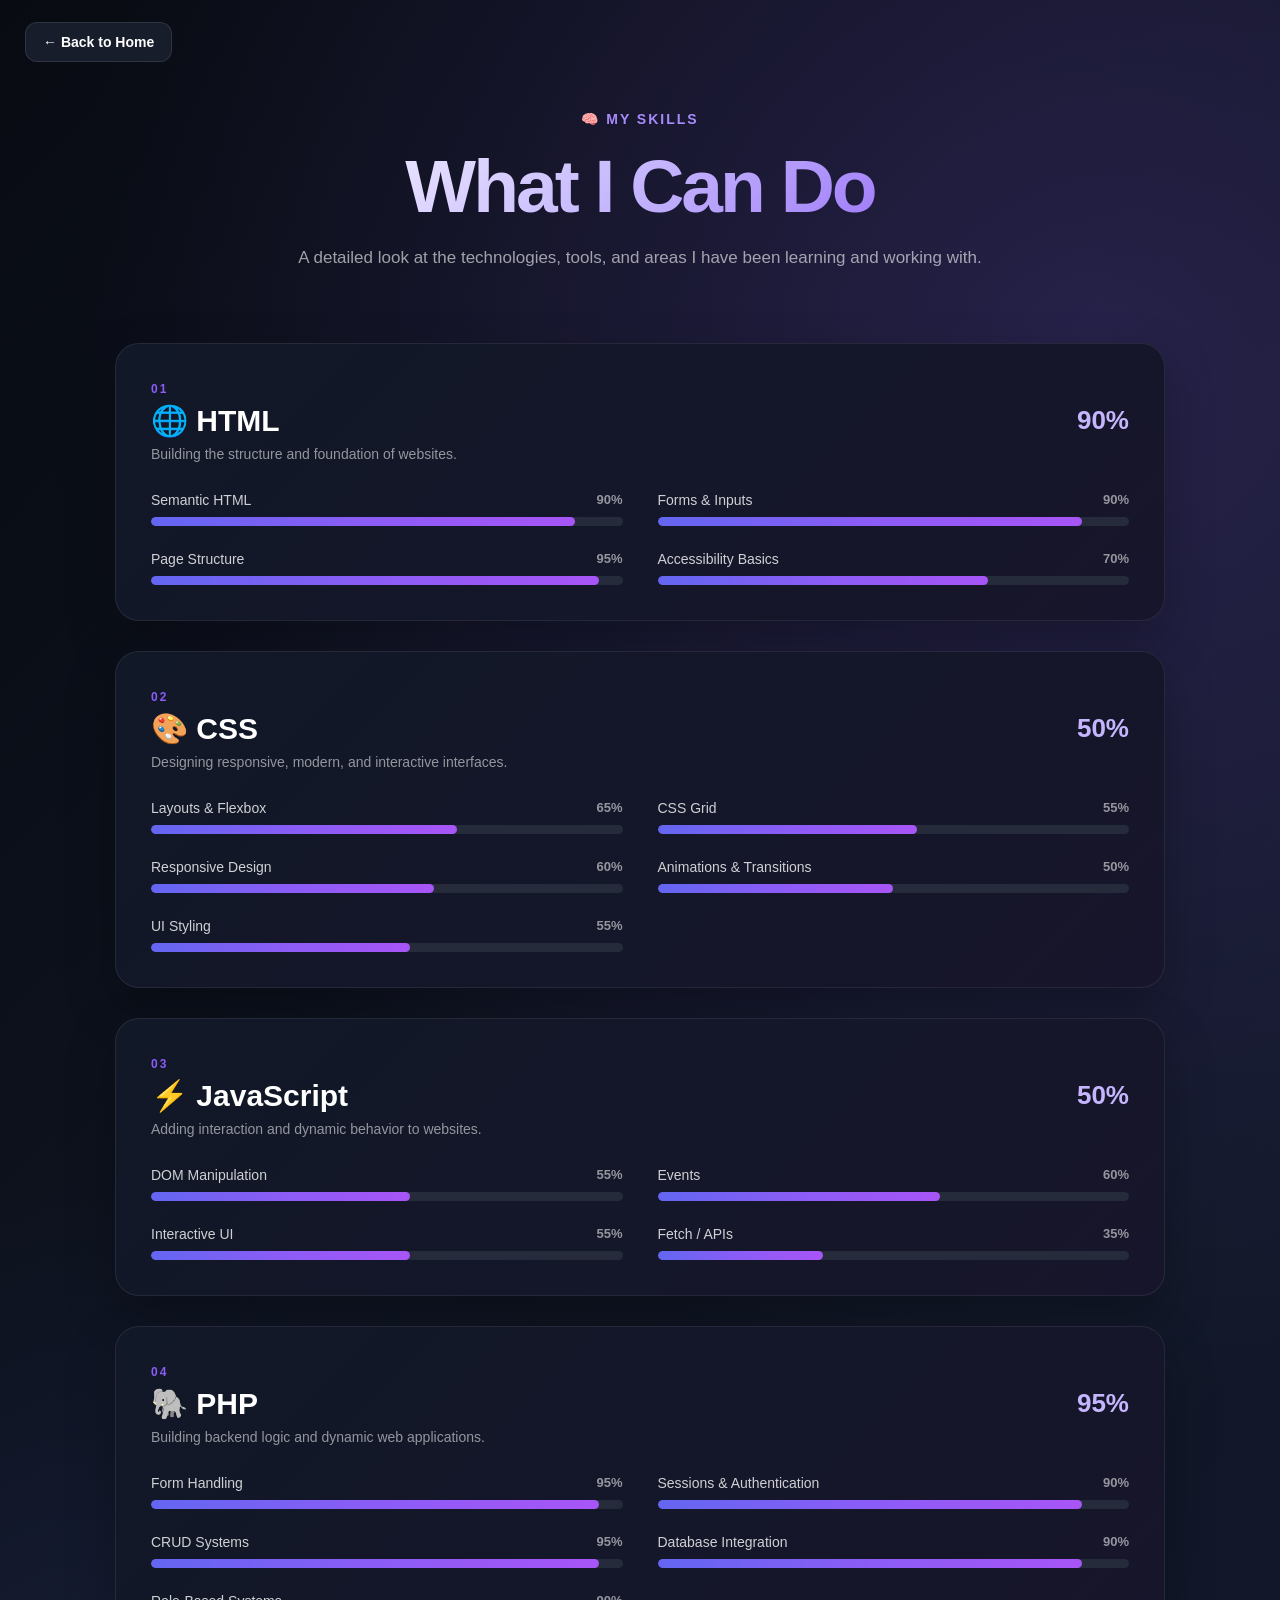
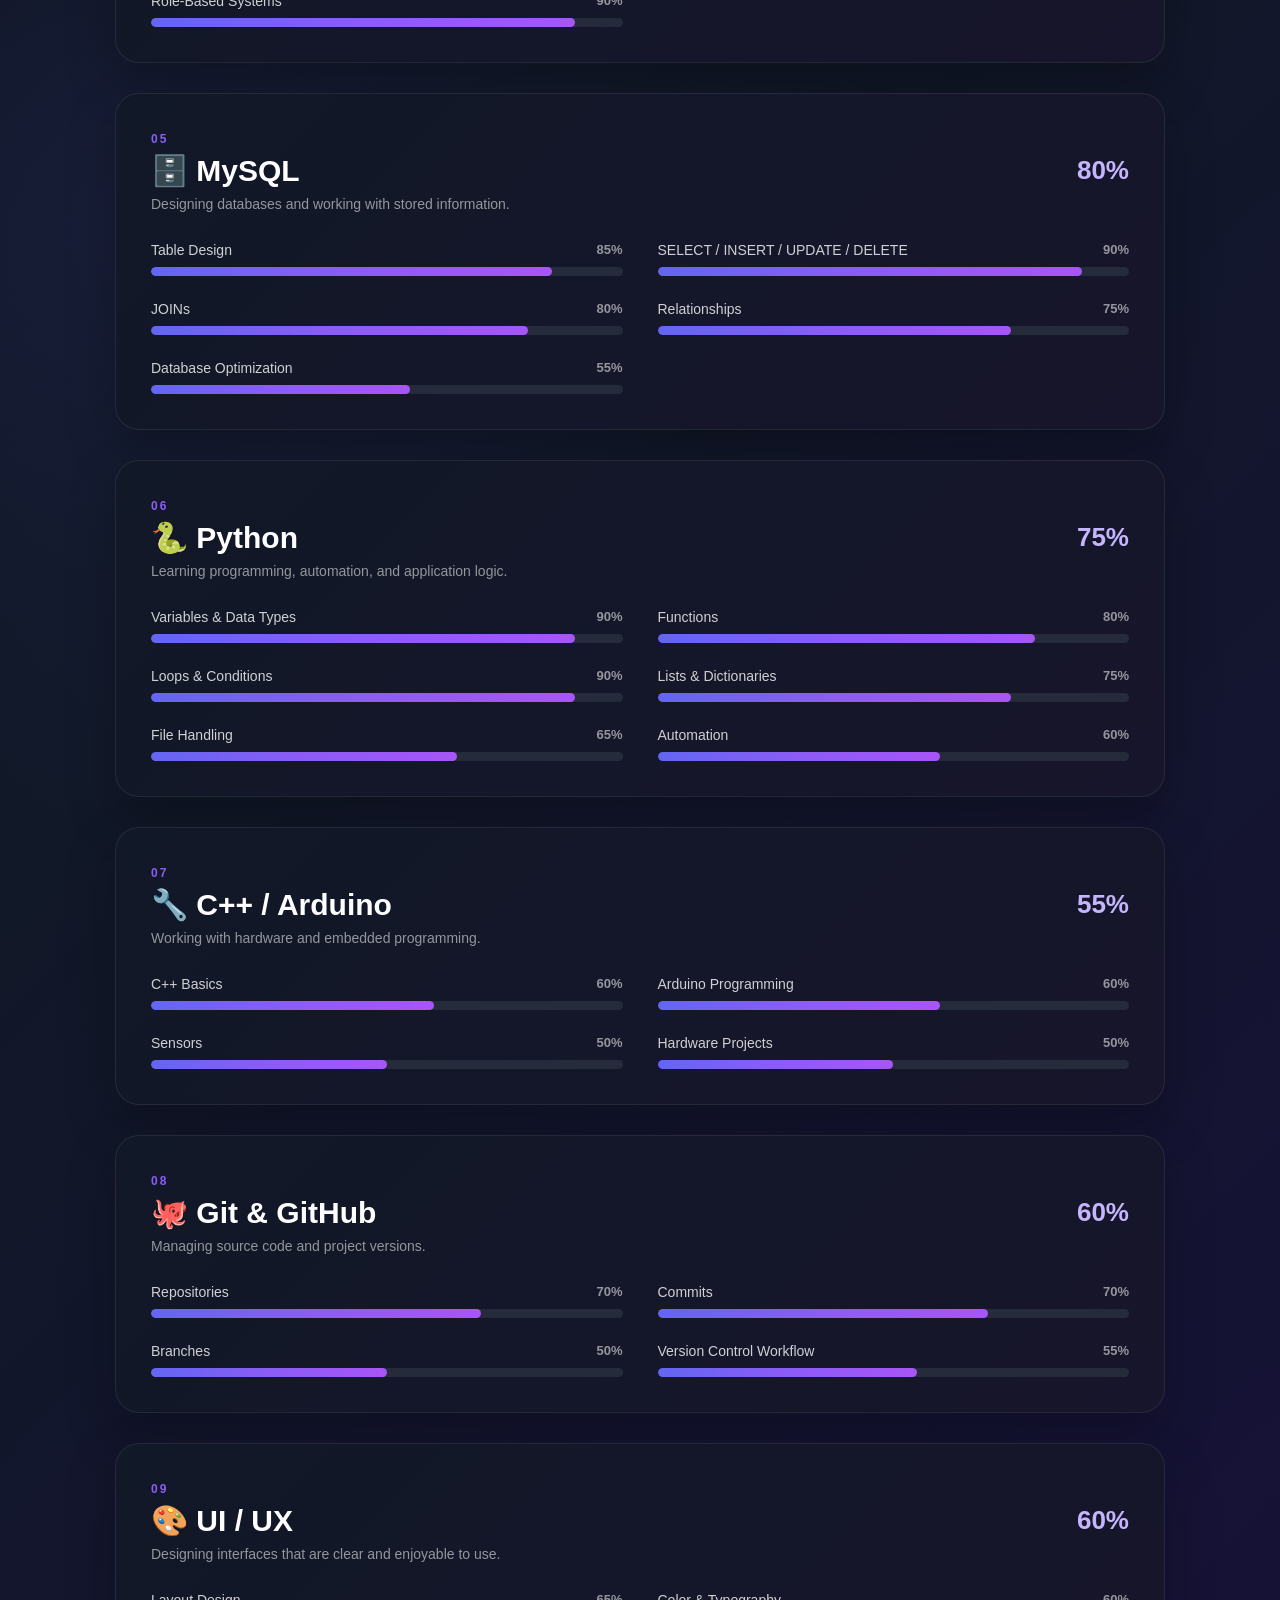
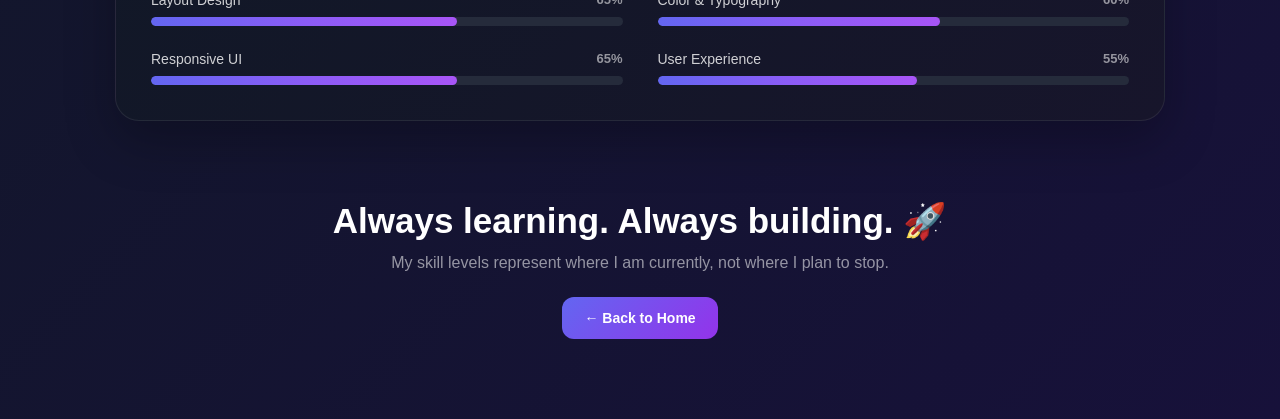
<file: skills.html>
<!DOCTYPE html>
<html lang="en">
<head>
<meta charset="UTF-8">
<meta name="viewport" content="width=device-width, initial-scale=1.0">
<title>Skills | Lewi Ephrem</title>
<link rel="stylesheet" href="skills.css">
</head>

<body>

<a href="index.html" class="back-home">← Back to Home</a>

<section class="skills-page">

    <div class="skills-header">
        <span>🧠 MY SKILLS</span>
        <h1>What I Can Do</h1>
        <p>
            A detailed look at the technologies, tools, and areas
            I have been learning and working with.
        </p>
    </div>

    <!-- HTML -->
    <div class="skill-section">
        <div class="skill-heading">
            <div>
                <span class="skill-number">01</span>
                <h2>🌐 HTML</h2>
                <p>Building the structure and foundation of websites.</p>
            </div>
            <strong>90%</strong>
        </div>

        <div class="subskills">
            <div class="subskill">
                <div class="subskill-info">
                    <span>Semantic HTML</span>
                    <strong>90%</strong>
                </div>
                <div class="bar"><div style="--width:90%"></div></div>
            </div>

            <div class="subskill">
                <div class="subskill-info">
                    <span>Forms & Inputs</span>
                    <strong>90%</strong>
                </div>
                <div class="bar"><div style="--width:90%"></div></div>
            </div>

            <div class="subskill">
                <div class="subskill-info">
                    <span>Page Structure</span>
                    <strong>95%</strong>
                </div>
                <div class="bar"><div style="--width:95%"></div></div>
            </div>

            <div class="subskill">
                <div class="subskill-info">
                    <span>Accessibility Basics</span>
                    <strong>70%</strong>
                </div>
                <div class="bar"><div style="--width:70%"></div></div>
            </div>
        </div>
    </div>

    <!-- CSS -->
    <div class="skill-section">
        <div class="skill-heading">
            <div>
                <span class="skill-number">02</span>
                <h2>🎨 CSS</h2>
                <p>Designing responsive, modern, and interactive interfaces.</p>
            </div>
            <strong>50%</strong>
        </div>

        <div class="subskills">
            <div class="subskill">
                <div class="subskill-info">
                    <span>Layouts & Flexbox</span>
                    <strong>65%</strong>
                </div>
                <div class="bar"><div style="--width:65%"></div></div>
            </div>

            <div class="subskill">
                <div class="subskill-info">
                    <span>CSS Grid</span>
                    <strong>55%</strong>
                </div>
                <div class="bar"><div style="--width:55%"></div></div>
            </div>

            <div class="subskill">
                <div class="subskill-info">
                    <span>Responsive Design</span>
                    <strong>60%</strong>
                </div>
                <div class="bar"><div style="--width:60%"></div></div>
            </div>

            <div class="subskill">
                <div class="subskill-info">
                    <span>Animations & Transitions</span>
                    <strong>50%</strong>
                </div>
                <div class="bar"><div style="--width:50%"></div></div>
            </div>

            <div class="subskill">
                <div class="subskill-info">
                    <span>UI Styling</span>
                    <strong>55%</strong>
                </div>
                <div class="bar"><div style="--width:55%"></div></div>
            </div>
        </div>
    </div>

    <!-- JAVASCRIPT -->
    <div class="skill-section">
        <div class="skill-heading">
            <div>
                <span class="skill-number">03</span>
                <h2>⚡ JavaScript</h2>
                <p>Adding interaction and dynamic behavior to websites.</p>
            </div>
            <strong>50%</strong>
        </div>

        <div class="subskills">
            <div class="subskill">
                <div class="subskill-info">
                    <span>DOM Manipulation</span>
                    <strong>55%</strong>
                </div>
                <div class="bar"><div style="--width:55%"></div></div>
            </div>

            <div class="subskill">
                <div class="subskill-info">
                    <span>Events</span>
                    <strong>60%</strong>
                </div>
                <div class="bar"><div style="--width:60%"></div></div>
            </div>

            <div class="subskill">
                <div class="subskill-info">
                    <span>Interactive UI</span>
                    <strong>55%</strong>
                </div>
                <div class="bar"><div style="--width:55%"></div></div>
            </div>

            <div class="subskill">
                <div class="subskill-info">
                    <span>Fetch / APIs</span>
                    <strong>35%</strong>
                </div>
                <div class="bar"><div style="--width:35%"></div></div>
            </div>
        </div>
    </div>

    <!-- PHP -->
    <div class="skill-section">
        <div class="skill-heading">
            <div>
                <span class="skill-number">04</span>
                <h2>🐘 PHP</h2>
                <p>Building backend logic and dynamic web applications.</p>
            </div>
            <strong>95%</strong>
        </div>

        <div class="subskills">
            <div class="subskill">
                <div class="subskill-info">
                    <span>Form Handling</span>
                    <strong>95%</strong>
                </div>
                <div class="bar"><div style="--width:95%"></div></div>
            </div>

            <div class="subskill">
                <div class="subskill-info">
                    <span>Sessions & Authentication</span>
                    <strong>90%</strong>
                </div>
                <div class="bar"><div style="--width:90%"></div></div>
            </div>

            <div class="subskill">
                <div class="subskill-info">
                    <span>CRUD Systems</span>
                    <strong>95%</strong>
                </div>
                <div class="bar"><div style="--width:95%"></div></div>
            </div>

            <div class="subskill">
                <div class="subskill-info">
                    <span>Database Integration</span>
                    <strong>90%</strong>
                </div>
                <div class="bar"><div style="--width:90%"></div></div>
            </div>

            <div class="subskill">
                <div class="subskill-info">
                    <span>Role-Based Systems</span>
                    <strong>90%</strong>
                </div>
                <div class="bar"><div style="--width:90%"></div></div>
            </div>
        </div>
    </div>

    <!-- MYSQL -->
    <div class="skill-section">
        <div class="skill-heading">
            <div>
                <span class="skill-number">05</span>
                <h2>🗄️ MySQL</h2>
                <p>Designing databases and working with stored information.</p>
            </div>
            <strong>80%</strong>
        </div>

        <div class="subskills">
            <div class="subskill">
                <div class="subskill-info">
                    <span>Table Design</span>
                    <strong>85%</strong>
                </div>
                <div class="bar"><div style="--width:85%"></div></div>
            </div>

            <div class="subskill">
                <div class="subskill-info">
                    <span>SELECT / INSERT / UPDATE / DELETE</span>
                    <strong>90%</strong>
                </div>
                <div class="bar"><div style="--width:90%"></div></div>
            </div>

            <div class="subskill">
                <div class="subskill-info">
                    <span>JOINs</span>
                    <strong>80%</strong>
                </div>
                <div class="bar"><div style="--width:80%"></div></div>
            </div>

            <div class="subskill">
                <div class="subskill-info">
                    <span>Relationships</span>
                    <strong>75%</strong>
                </div>
                <div class="bar"><div style="--width:75%"></div></div>
            </div>

            <div class="subskill">
                <div class="subskill-info">
                    <span>Database Optimization</span>
                    <strong>55%</strong>
                </div>
                <div class="bar"><div style="--width:55%"></div></div>
            </div>
        </div>
    </div>

    <!-- PYTHON -->
    <div class="skill-section">
        <div class="skill-heading">
            <div>
                <span class="skill-number">06</span>
                <h2>🐍 Python</h2>
                <p>Learning programming, automation, and application logic.</p>
            </div>
            <strong>75%</strong>
        </div>

        <div class="subskills">
            <div class="subskill">
                <div class="subskill-info">
                    <span>Variables & Data Types</span>
                    <strong>90%</strong>
                </div>
                <div class="bar"><div style="--width:90%"></div></div>
            </div>

            <div class="subskill">
                <div class="subskill-info">
                    <span>Functions</span>
                    <strong>80%</strong>
                </div>
                <div class="bar"><div style="--width:80%"></div></div>
            </div>

            <div class="subskill">
                <div class="subskill-info">
                    <span>Loops & Conditions</span>
                    <strong>90%</strong>
                </div>
                <div class="bar"><div style="--width:90%"></div></div>
            </div>

            <div class="subskill">
                <div class="subskill-info">
                    <span>Lists & Dictionaries</span>
                    <strong>75%</strong>
                </div>
                <div class="bar"><div style="--width:75%"></div></div>
            </div>

            <div class="subskill">
                <div class="subskill-info">
                    <span>File Handling</span>
                    <strong>65%</strong>
                </div>
                <div class="bar"><div style="--width:65%"></div></div>
            </div>

            <div class="subskill">
                <div class="subskill-info">
                    <span>Automation</span>
                    <strong>60%</strong>
                </div>
                <div class="bar"><div style="--width:60%"></div></div>
            </div>
        </div>
    </div>

    <!-- C++ / ARDUINO -->
    <div class="skill-section">
        <div class="skill-heading">
            <div>
                <span class="skill-number">07</span>
                <h2>🔧 C++ / Arduino</h2>
                <p>Working with hardware and embedded programming.</p>
            </div>
            <strong>55%</strong>
        </div>

        <div class="subskills">
            <div class="subskill">
                <div class="subskill-info">
                    <span>C++ Basics</span>
                    <strong>60%</strong>
                </div>
                <div class="bar"><div style="--width:60%"></div></div>
            </div>

            <div class="subskill">
                <div class="subskill-info">
                    <span>Arduino Programming</span>
                    <strong>60%</strong>
                </div>
                <div class="bar"><div style="--width:60%"></div></div>
            </div>

            <div class="subskill">
                <div class="subskill-info">
                    <span>Sensors</span>
                    <strong>50%</strong>
                </div>
                <div class="bar"><div style="--width:50%"></div></div>
            </div>

            <div class="subskill">
                <div class="subskill-info">
                    <span>Hardware Projects</span>
                    <strong>50%</strong>
                </div>
                <div class="bar"><div style="--width:50%"></div></div>
            </div>
        </div>
    </div>

    <!-- GIT -->
    <div class="skill-section">
        <div class="skill-heading">
            <div>
                <span class="skill-number">08</span>
                <h2>🐙 Git & GitHub</h2>
                <p>Managing source code and project versions.</p>
            </div>
            <strong>60%</strong>
        </div>

        <div class="subskills">
            <div class="subskill">
                <div class="subskill-info">
                    <span>Repositories</span>
                    <strong>70%</strong>
                </div>
                <div class="bar"><div style="--width:70%"></div></div>
            </div>

            <div class="subskill">
                <div class="subskill-info">
                    <span>Commits</span>
                    <strong>70%</strong>
                </div>
                <div class="bar"><div style="--width:70%"></div></div>
            </div>

            <div class="subskill">
                <div class="subskill-info">
                    <span>Branches</span>
                    <strong>50%</strong>
                </div>
                <div class="bar"><div style="--width:50%"></div></div>
            </div>

            <div class="subskill">
                <div class="subskill-info">
                    <span>Version Control Workflow</span>
                    <strong>55%</strong>
                </div>
                <div class="bar"><div style="--width:55%"></div></div>
            </div>
        </div>
    </div>

    <!-- UI/UX -->
    <div class="skill-section">
        <div class="skill-heading">
            <div>
                <span class="skill-number">09</span>
                <h2>🎨 UI / UX</h2>
                <p>Designing interfaces that are clear and enjoyable to use.</p>
            </div>
            <strong>60%</strong>
        </div>

        <div class="subskills">
            <div class="subskill">
                <div class="subskill-info">
                    <span>Layout Design</span>
                    <strong>65%</strong>
                </div>
                <div class="bar"><div style="--width:65%"></div></div>
            </div>

            <div class="subskill">
                <div class="subskill-info">
                    <span>Color & Typography</span>
                    <strong>60%</strong>
                </div>
                <div class="bar"><div style="--width:60%"></div></div>
            </div>

            <div class="subskill">
                <div class="subskill-info">
                    <span>Responsive UI</span>
                    <strong>65%</strong>
                </div>
                <div class="bar"><div style="--width:65%"></div></div>
            </div>

            <div class="subskill">
                <div class="subskill-info">
                    <span>User Experience</span>
                    <strong>55%</strong>
                </div>
                <div class="bar"><div style="--width:55%"></div></div>
            </div>
        </div>
    </div>

    <div class="skills-bottom">
        <h2>Always learning. Always building. 🚀</h2>
        <p>My skill levels represent where I am currently, not where I plan to stop.</p>
        <a href="index.html" class="home-btn">← Back to Home</a>
    </div>

</section>

<script>
const sections = document.querySelectorAll(".skill-section");

const observer = new IntersectionObserver((entries) => {
    entries.forEach(entry => {
        if (entry.isIntersecting) {
            entry.target.classList.add("show");
        }
    });
}, { threshold: 0.2 });

sections.forEach(section => observer.observe(section));
</script>

</body>
</html>
</file>
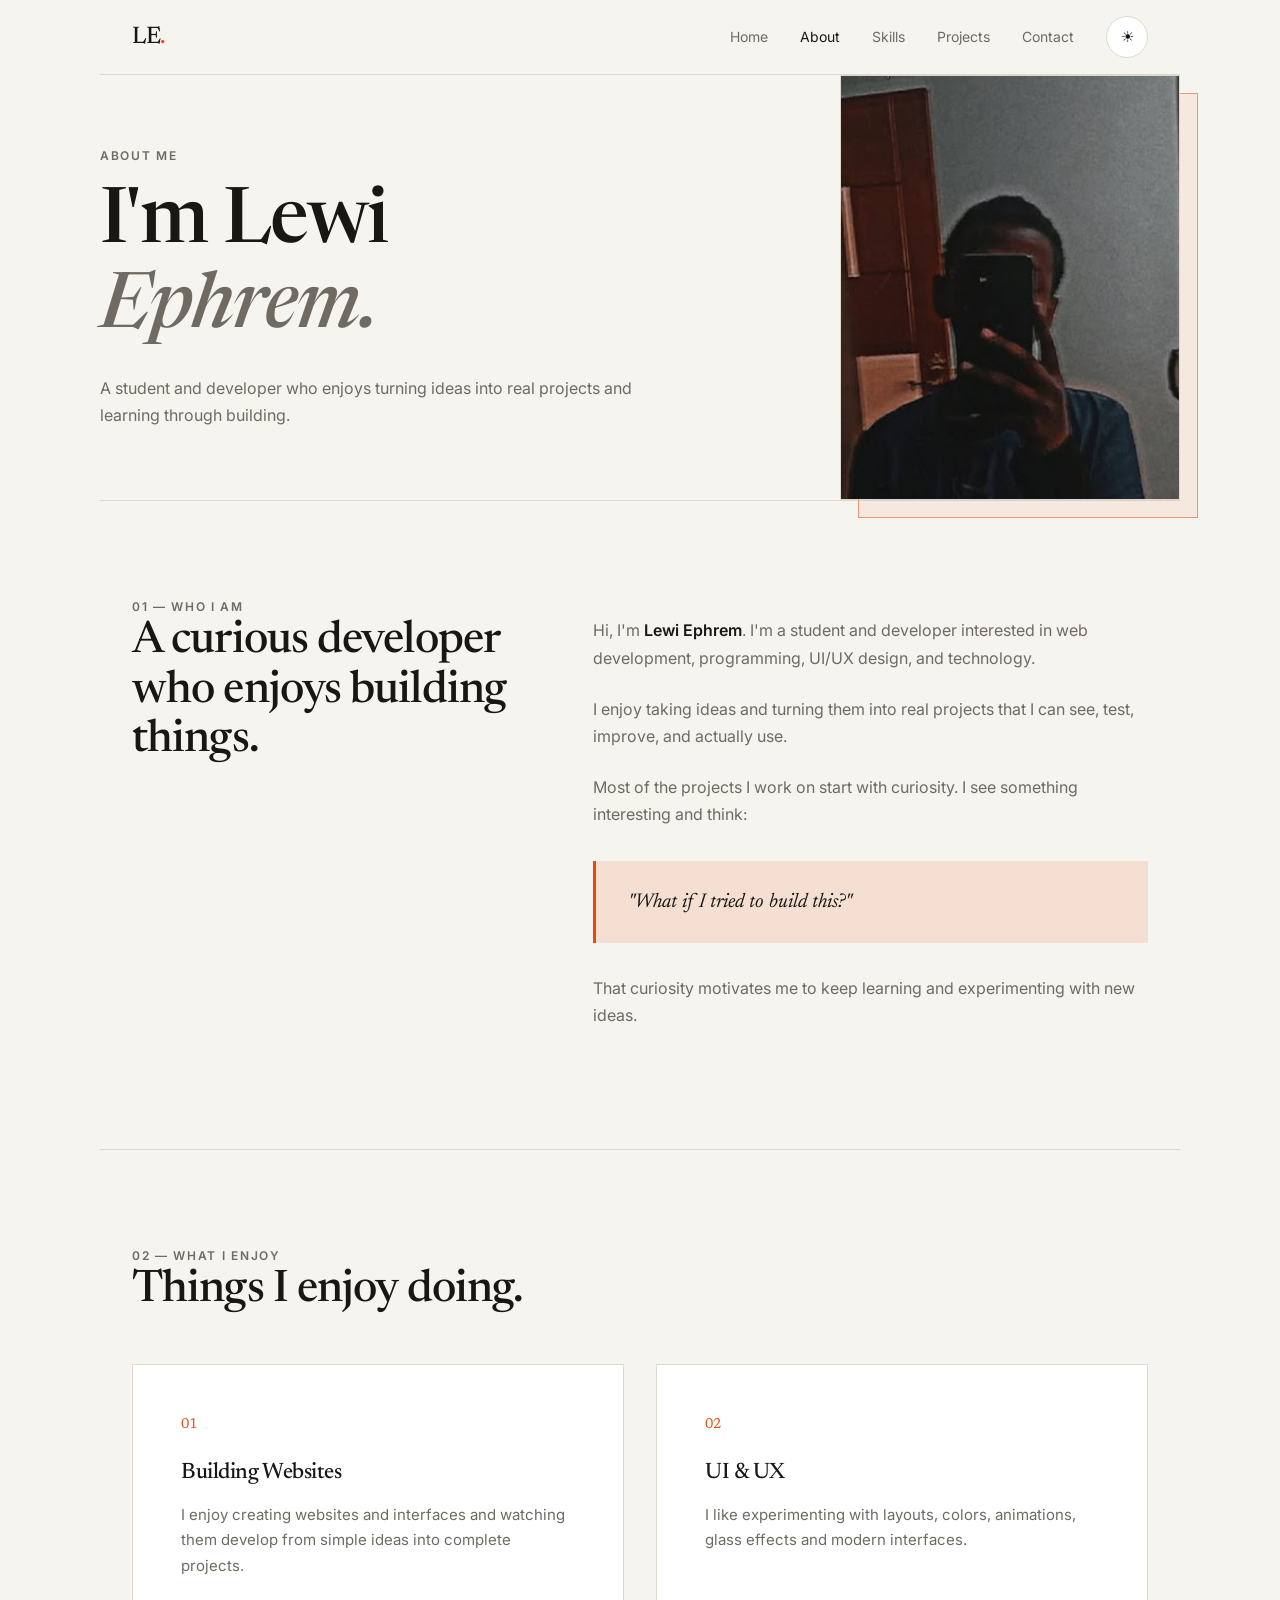
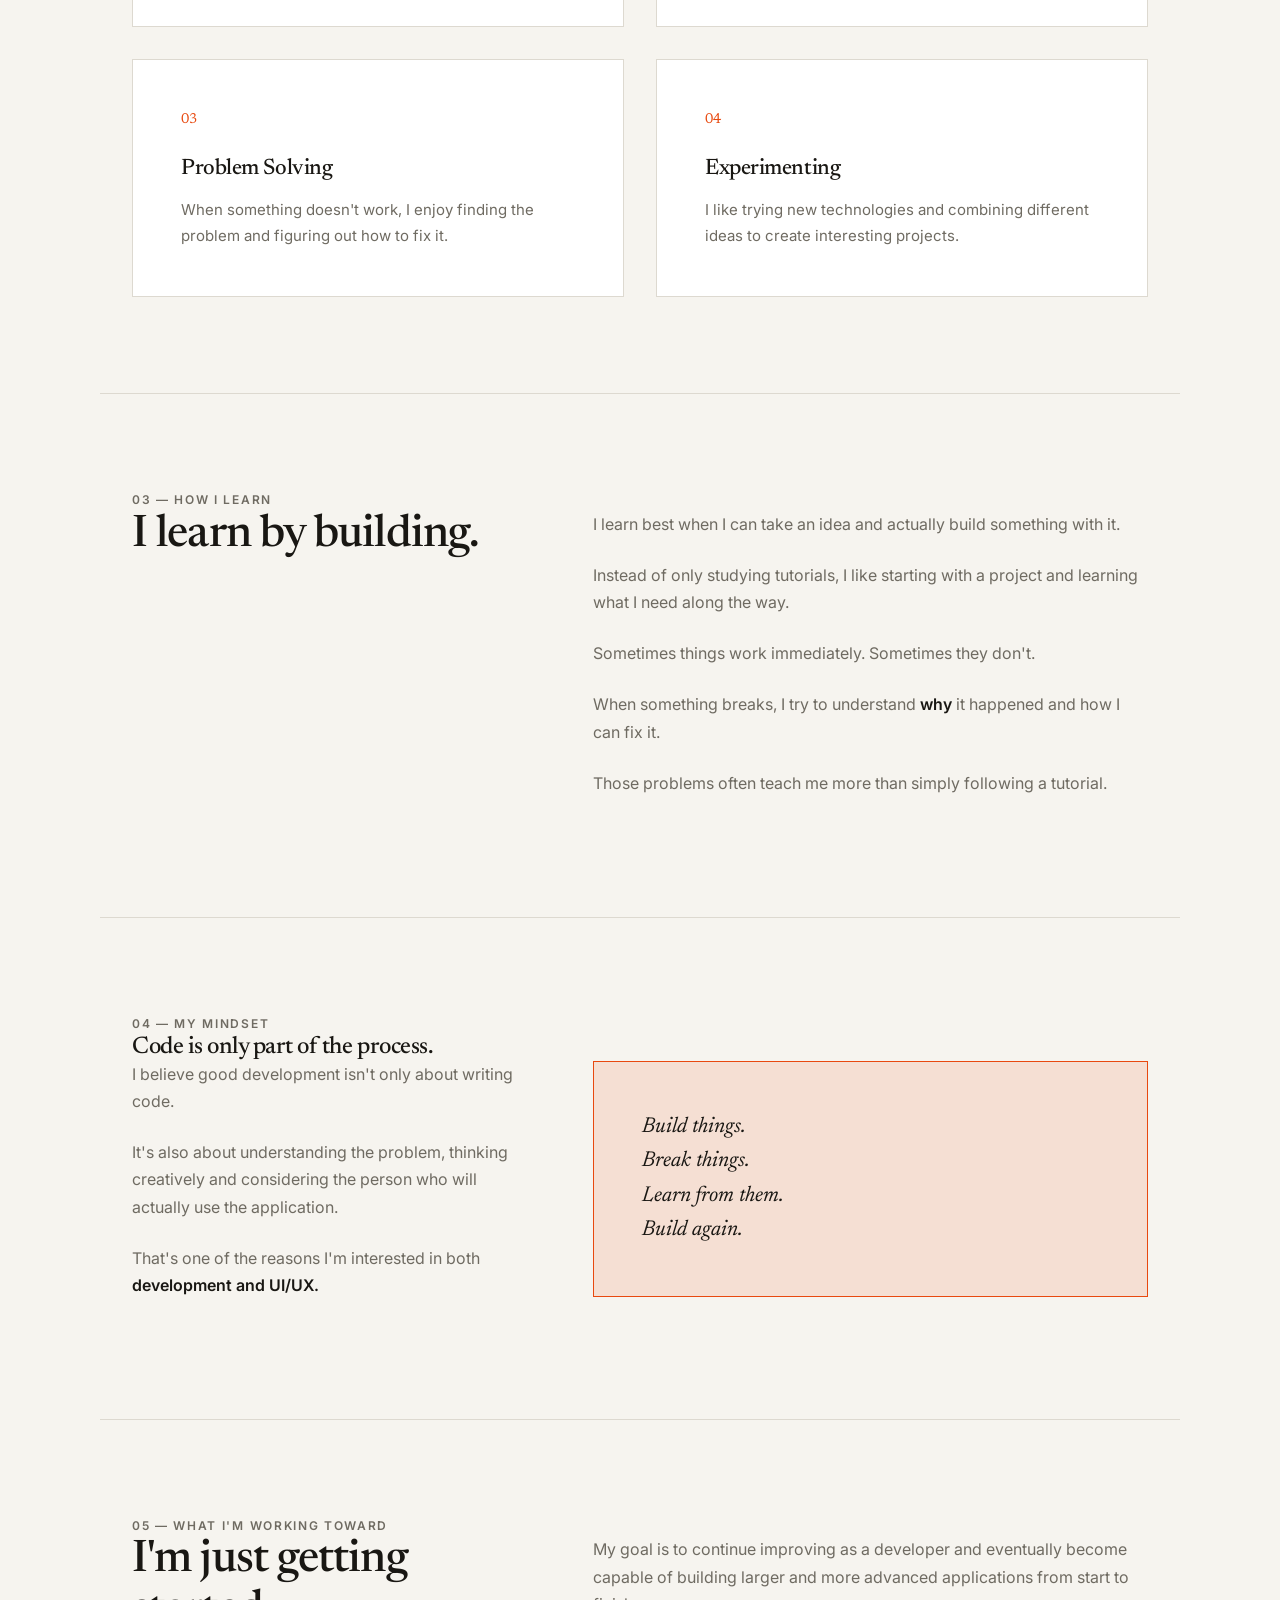
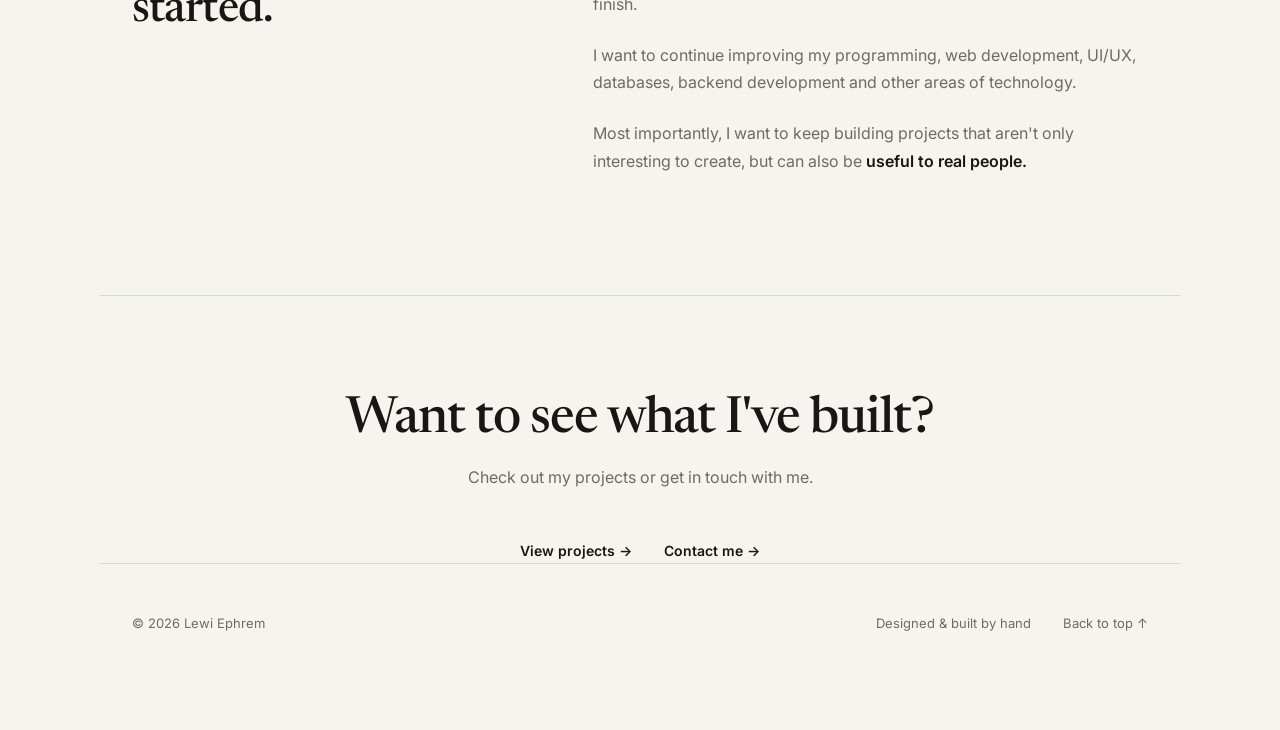
<file: portilo/about.html>
<!DOCTYPE html>
<html lang="en" data-theme="light" class="no-js">
<head>
  <meta charset="UTF-8" />
  <meta name="viewport" content="width=device-width, initial-scale=1.0" />
  <meta name="description" content="About Lewi Ephrem — a student and developer who enjoys turning ideas into real projects and learning by building." />
  <title>About Me | Lewi Ephrem</title>

  <script>document.documentElement.classList.replace("no-js", "js");</script>

  <!-- Set theme before paint so there's no flash -->
  <script>
    (function () {
      var saved = localStorage.getItem("theme");
      var prefersDark = window.matchMedia("(prefers-color-scheme: dark)").matches;
      document.documentElement.dataset.theme = saved || (prefersDark ? "dark" : "light");
    })();
  </script>

  <link rel="preconnect" href="https://fonts.googleapis.com" />
  <link rel="preconnect" href="https://fonts.gstatic.com" crossorigin />
  <link href="https://fonts.googleapis.com/css2?family=Newsreader:ital,opsz,wght@0,6..72,400;0,6..72,500;1,6..72,400&family=Inter:wght@400;500;600&display=swap" rel="stylesheet" />
  <link rel="stylesheet" href="about.css" />
</head>
<body id="top">

  <header class="site-header">
    <a href="index.html" class="logo">LE<span class="logo-dot">.</span></a>
    <nav class="nav" aria-label="Primary">
      <a href="index.html">Home</a>
      <a href="about.html" class="active" aria-current="page">About</a>
      <a href="skills.html">Skills</a>
      <a href="projects.html">Projects</a>
      <a href="contact.html">Contact</a>
    </nav>
    <button id="theme-toggle" class="theme-toggle" aria-label="Toggle color theme">
      <span class="icon-sun" aria-hidden="true">☀</span>
      <span class="icon-moon" aria-hidden="true">☾</span>
    </button>
  </header>

  <main>

    <!-- Hero -->
    <section class="hero">
      <div class="hero-copy">
        <p class="eyebrow">About me</p>
        <h1>I'm Lewi<br /><em>Ephrem.</em></h1>
        <p class="lede">
          A student and developer who enjoys turning ideas into real
          projects and learning through building.
        </p>
      </div>
      <div class="hero-portrait">
        <figure class="portrait">
          <img src="assets/my.jpg" alt="Portrait of Lewi Ephrem" />
        </figure>
      </div>
    </section>

    <!-- 01 Who I am -->
    <section class="section">
      <p class="eyebrow">01 — Who I am</p>
      <div class="split">
        <h2>A curious developer who enjoys building things.</h2>
        <div class="prose">
          <p>Hi, I'm <strong>Lewi Ephrem</strong>. I'm a student and developer interested in web development, programming, UI/UX design, and technology.</p>
          <p>I enjoy taking ideas and turning them into real projects that I can see, test, improve, and actually use.</p>
          <p>Most of the projects I work on start with curiosity. I see something interesting and think:</p>
          <blockquote>"What if I tried to build this?"</blockquote>
          <p>That curiosity motivates me to keep learning and experimenting with new ideas.</p>
        </div>
      </div>
    </section>

    <!-- 02 What I enjoy -->
    <section class="section">
      <p class="eyebrow">02 — What I enjoy</p>
      <h2>Things I enjoy doing.</h2>
      <div class="card-grid">
        <article class="card">
          <span class="card-num">01</span>
          <h3>Building Websites</h3>
          <p>I enjoy creating websites and interfaces and watching them develop from simple ideas into complete projects.</p>
        </article>
        <article class="card">
          <span class="card-num">02</span>
          <h3>UI & UX</h3>
          <p>I like experimenting with layouts, colors, animations, glass effects and modern interfaces.</p>
        </article>
        <article class="card">
          <span class="card-num">03</span>
          <h3>Problem Solving</h3>
          <p>When something doesn't work, I enjoy finding the problem and figuring out how to fix it.</p>
        </article>
        <article class="card">
          <span class="card-num">04</span>
          <h3>Experimenting</h3>
          <p>I like trying new technologies and combining different ideas to create interesting projects.</p>
        </article>
      </div>
    </section>

    <!-- 03 How I learn -->
    <section class="section">
      <p class="eyebrow">03 — How I learn</p>
      <div class="split">
        <h2>I learn by building.</h2>
        <div class="prose">
          <p>I learn best when I can take an idea and actually build something with it.</p>
          <p>Instead of only studying tutorials, I like starting with a project and learning what I need along the way.</p>
          <p>Sometimes things work immediately. Sometimes they don't.</p>
          <p>When something breaks, I try to understand <strong>why</strong> it happened and how I can fix it.</p>
          <p>Those problems often teach me more than simply following a tutorial.</p>
        </div>
      </div>
    </section>

    <!-- 04 My mindset -->
    <section class="section">
      <p class="eyebrow">04 — My mindset</p>
      <div class="split">
        <div>
          <h2>Code is only part of the process.</h2>
          <div class="prose">
            <p>I believe good development isn't only about writing code.</p>
            <p>It's also about understanding the problem, thinking creatively and considering the person who will actually use the application.</p>
            <p>That's one of the reasons I'm interested in both <strong>development and UI/UX.</strong></p>
          </div>
        </div>
        <aside class="quote-card">
          <p>Build things.<br />Break things.<br />Learn from them.<br />Build again.</p>
        </aside>
      </div>
    </section>

    <!-- 05 What I'm working toward -->
    <section class="section">
      <p class="eyebrow">05 — What I'm working toward</p>
      <div class="split">
        <h2>I'm just getting started.</h2>
        <div class="prose">
          <p>My goal is to continue improving as a developer and eventually become capable of building larger and more advanced applications from start to finish.</p>
          <p>I want to continue improving my programming, web development, UI/UX, databases, backend development and other areas of technology.</p>
          <p>Most importantly, I want to keep building projects that aren't only interesting to create, but can also be <strong>useful to real people.</strong></p>
        </div>
      </div>
    </section>

    <!-- CTA -->
    <section class="section cta">
      <h2>Want to see what I've built?</h2>
      <p class="lede">Check out my projects or get in touch with me.</p>
      <div class="hero-actions">
        <a href="projects.html" class="link-arrow">View projects →</a>
       <a href="contact.html" class="link-arrow">Contact me →</a>
      </div>
    </section>

  </main>

  <footer class="site-footer">
    <span>© <span id="year"></span> Lewi Ephrem</span>
    <span class="footer-note">Designed & built by hand</span>
    <a href="#top">Back to top ↑</a>
  </footer>

  <script>
    // Theme toggle (shared with the other pages)
    const root = document.documentElement;
    document.getElementById("theme-toggle").addEventListener("click", () => {
      const next = root.dataset.theme === "dark" ? "light" : "dark";
      root.dataset.theme = next;
      localStorage.setItem("theme", next);
    });

    // Footer year
    document.getElementById("year").textContent = new Date().getFullYear();
  </script>
</body>
</html>
</file>
<file: style.css>
/* =========================================================
   GLOBAL
========================================================= */

* {
    margin: 0;
    padding: 0;
    box-sizing: border-box;
}

html {
    scroll-behavior: smooth;
}

body {
    margin: 0;
    padding: 0;

    font-family: Arial, sans-serif;

    background: #080b12;

    color: white;

    overflow-x: hidden;
}

a {
    text-decoration: none;
}


/* =========================================================
   NAVBAR
========================================================= */

.navbar {
    width: 100%;
    height: 60px;

    position: fixed;

    top: 0;
    left: 0;

    z-index: 9999;

    background: rgba(5, 5, 5, 0.92);

    backdrop-filter: blur(15px);
    -webkit-backdrop-filter: blur(15px);

    border-bottom: 1px solid rgba(255, 255, 255, 0.08);
}

.navbar ul {
    width: 100%;
    height: 100%;

    margin: 0;
    padding: 0;

    list-style: none;

    display: flex;

    justify-content: center;
    align-items: center;

    gap: 50px;
}

.navbar li {
    margin: 0;
    padding: 0;
}

.navbar a {
    height: 60px;

    display: flex;

    align-items: center;
    justify-content: center;

    color: white;

    font-size: 18px;
    font-weight: 500;

    transition: 0.3s ease;
}

.navbar a:hover {
    color: #a78bfa;
}


/* =========================================================
   GENERAL SECTION
========================================================= */

section {
    width: 100%;

    min-height: 100vh;

    padding: 100px 8% 60px;

    display: flex;

    flex-direction: column;

    justify-content: center;
}


/* =========================================================
   HOME / HERO
========================================================= */

.home {
    min-height: 100vh;

    display: flex;

    align-items: center;

    justify-content: space-between;

    gap: 60px;

    padding: 120px 8% 60px;

    position: relative;

    overflow: hidden;

    color: white;

    background:
        radial-gradient(
            circle at 85% 30%,
            rgba(139, 92, 246, 0.35),
            transparent 32%
        ),
        radial-gradient(
            circle at 20% 80%,
            rgba(124, 58, 237, 0.18),
            transparent 35%
        ),
        linear-gradient(
            135deg,
            #06070d 0%,
            #0f0b1c 45%,
            #1b1238 100%
        );
}


/* =========================================================
   HOME CONTENT
========================================================= */

.home-content {
    max-width: 700px;

    position: relative;

    z-index: 2;
}

.home-greeting {
    display: inline-block;

    margin-bottom: 12px;

    font-size: 18px;

    font-weight: 500;

    color: rgba(255, 255, 255, 0.75);
}

.home h1 {
    margin: 0;

    font-size: clamp(55px, 7vw, 100px);

    line-height: 0.95;

    letter-spacing: -4px;

    font-weight: 800;

    background:
        linear-gradient(
            135deg,
            #ffffff,
            #c4b5fd,
            #8b5cf6
        );

    -webkit-background-clip: text;
    background-clip: text;

    -webkit-text-fill-color: transparent;
}

.home h3 {
    margin: 25px 0 15px;

    font-size: 25px;

    font-weight: 500;

    color: rgba(255, 255, 255, 0.9);
}

.home h3 span {
    margin: 0 8px;

    color: #8b5cf6;
}

.home p {
    max-width: 600px;

    margin: 0;

    font-size: 18px;

    line-height: 1.7;

    color: rgba(255, 255, 255, 0.68);
}


/* =========================================================
   HOME BUTTONS
========================================================= */

.home-buttons {
    display: flex;

    gap: 15px;

    margin-top: 30px;
}

.btn {
    display: inline-flex;

    align-items: center;
    justify-content: center;

    padding: 13px 22px;

    border-radius: 12px;

    font-size: 15px;

    font-weight: 600;

    transition:
        transform 0.3s ease,
        box-shadow 0.3s ease,
        background 0.3s ease;
}

.primary-btn {
    background: white;

    color: #111827;
}

.primary-btn:hover {
    transform: translateY(-4px);

    box-shadow:
        0 12px 30px rgba(255, 255, 255, 0.15);
}

.secondary-btn {
    background: #21163d;

    color: white;

    border: 1px solid rgba(167, 139, 250, 0.35);
}

.secondary-btn:hover {
    transform: translateY(-4px);

    background: #302052;
}


/* =========================================================
   HOME PROFILE
========================================================= */

.home-image {
    position: relative;

    width: 300px;
    height: 300px;

    flex-shrink: 0;

    display: flex;

    align-items: center;
    justify-content: center;
}

.profile-circle {
    width: 240px;
    height: 240px;

    padding: 6px;

    border-radius: 50%;

    position: relative;

    z-index: 2;

    background:
        linear-gradient(
            135deg,
            #ffffff,
            #a78bfa,
            #7c3aed
        );

    box-shadow:
        0 20px 60px rgba(0, 0, 0, 0.4),
        0 0 70px rgba(139, 92, 246, 0.25);
}

.profile-circle img {
    width: 100%;
    height: 100%;

    display: block;

    object-fit: cover;

    border-radius: 50%;

    border: 4px solid #111827;
}

.profile-glow {
    position: absolute;

    width: 220px;
    height: 220px;

    border-radius: 50%;

    background: #8b5cf6;

    filter: blur(80px);

    opacity: 0.25;

    z-index: 1;
}


/* =========================================================
   ABOUT SECTION
========================================================= */

.abouts {
    min-height: 100vh;

    padding: 100px 8%;

    background:
        linear-gradient(
            135deg,
            #080b12,
            #101321,
            #17112d
        );
}


/* =========================================================
   ABOUT CARD
========================================================= */

.about {
    width: 100%;

    min-height: 400px;

    display: flex;

    align-items: center;

    justify-content: space-between;

    gap: 60px;

    padding: 60px;

    border-radius: 35px;

    background:
        linear-gradient(
            135deg,
            #111827 0%,
            #1e293b 50%,
            #312e81 100%
        );

    border: 1px solid rgba(255, 255, 255, 0.08);

    box-shadow:
        0 25px 60px rgba(0, 0, 0, 0.25);

    overflow: hidden;

    color: white;
}


/* =========================================================
   ABOUT CONTENT
========================================================= */

.about-content {
    flex: 1;

    max-width: 700px;
}

.about-content h2 {
    margin: 0 0 20px;

    font-size: clamp(35px, 4vw, 55px);

    line-height: 1.1;

    letter-spacing: -2px;

    font-weight: 700;
}

.about-content p {
    margin: 0 0 15px;

    max-width: 650px;

    font-size: 16px;

    line-height: 1.75;

    color: rgba(255, 255, 255, 0.7);
}

.about-content strong {
    color: white;
}

.about-btn {
    display: inline-flex;

    width: fit-content;

    margin-top: 15px;

    padding: 12px 20px;

    border-radius: 12px;

    background: white;

    color: #111827;

    font-size: 14px;

    font-weight: 600;

    transition: 0.3s ease;
}

.about-btn:hover {
    transform: translateY(-3px);

    box-shadow:
        0 12px 30px rgba(255, 255, 255, 0.15);
}


/* =========================================================
   ABOUT IMAGE
========================================================= */

.about-image {
    width: 260px;
    height: 260px;

    flex-shrink: 0;

    position: relative;

    display: flex;

    align-items: center;
    justify-content: center;
}

.about-image-glow {
    position: absolute;

    width: 190px;
    height: 190px;

    border-radius: 50%;

    background: #6366f1;

    filter: blur(80px);

    opacity: 0.25;
}

.about-image img {
    position: relative;

    z-index: 2;

    width: 230px;
    height: 230px;

    object-fit: cover;

    border-radius: 50%;

    border: 6px solid white;

    box-shadow:
        0 20px 50px rgba(0, 0, 0, 0.35);

    transition: 0.4s ease;
}

.about-image img:hover {
    transform: scale(1.04);
}


/* =========================================================
   SKILLS SECTION
========================================================= */

.skills-section {
    min-height: 100vh;

    padding: 100px 8%;

    display: flex;

    justify-content: center;
    align-items: center;

    background:
        linear-gradient(
            135deg,
            #080b12,
            #111827,
            #17113a
        );

    color: white;
}

.skills-content {
    width: 100%;

    max-width: 850px;

    margin: 0 auto;
}


/* =========================================================
   SKILLS TITLE
========================================================= */

.skills-title {
    text-align: center;

    margin-bottom: 50px;
}

.skills-title h2 {
    margin: 0;

    font-size: clamp(40px, 5vw, 60px);

    letter-spacing: -2px;
}

.skills-title p {
    margin-top: 12px;

    color: rgba(255, 255, 255, 0.6);

    font-size: 17px;
}


/* =========================================================
   SKILLS LIST
========================================================= */

.skills-list {
    width: 100%;

    display: flex;

    flex-direction: column;

    gap: 25px;
}

.skill-item {
    width: 100%;
}


/* =========================================================
   SKILL INFO
========================================================= */

.skill-info {
    display: flex;

    justify-content: space-between;
    align-items: center;

    margin-bottom: 9px;

    font-size: 16px;

    font-weight: 600;
}

.skill-info span:last-child {
    color: rgba(255, 255, 255, 0.6);

    font-size: 14px;
}


/* =========================================================
   SKILL BAR
========================================================= */

.skill-bar {
    width: 100%;

    height: 11px;

    overflow: hidden;

    border-radius: 999px;

    background: #1f2937;
}


/* =========================================================
   SKILL PROGRESS
========================================================= */

.skill-progress {
    width: 0;

    height: 100%;

    border-radius: 999px;

    background:
        linear-gradient(
            90deg,
            #6366f1,
            #8b5cf6,
            #a855f7
        );

    transition: width 1.5s ease;
}

.skills-section.animate .skill-progress {
    width: var(--width);
}


/* =========================================================
   SKILLS MORE BUTTON
========================================================= */

.skills-more-btn {
    display: block;

    width: fit-content;

    margin: 45px auto 0;

    padding: 13px 24px;

    border-radius: 12px;

    background: white;

    color: #111827;

    font-size: 15px;

    font-weight: 600;

    transition:
        transform 0.3s ease,
        box-shadow 0.3s ease;
}

.skills-more-btn:hover {
    transform: translateY(-4px);

    box-shadow:
        0 12px 30px rgba(139, 92, 246, 0.25);
}


/* =========================================================
   PROJECTS SECTION
========================================================= */

.projects {
    min-height: 100vh;

    padding: 100px 8%;

    background:
        linear-gradient(
            135deg,
            #080b12,
            #111827,
            #17113a
        );

    color: white;
}


/* =========================================================
   PROJECT TITLE
========================================================= */

.projects-title {
    text-align: center;

    margin-bottom: 60px;
}

.projects-title h2 {
    margin: 0;

    font-size: clamp(40px, 5vw, 65px);

    letter-spacing: -2px;
}

.projects-title p {
    margin-top: 12px;

    color: rgba(255, 255, 255, 0.6);

    font-size: 17px;
}


/* =========================================================
   PROJECT GRID
========================================================= */

.projects-container {
    width: 100%;

    display: grid;

    grid-template-columns:
        repeat(3, minmax(250px, 1fr));

    gap: 30px;

    max-width: 1200px;

    margin: 0 auto;
}


/* =========================================================
   CARD CONTAINER
========================================================= */

.card-container {
    width: 100%;

    height: 330px;

    perspective: 1200px;
}


/* =========================================================
   CARD
========================================================= */

.card {
    width: 100%;
    height: 100%;

    position: relative;

    transform-style: preserve-3d;

    transition:
        transform 0.8s ease;

    cursor: pointer;
}

.card-container:hover .card,
.card-container.flipped .card {
    transform: rotateY(180deg);
}


/* =========================================================
   CARD FACE
========================================================= */

.card-face {
    position: absolute;

    inset: 0;

    width: 100%;
    height: 100%;

    border-radius: 22px;

    display: flex;

    flex-direction: column;

    justify-content: flex-end;

    align-items: flex-start;

    padding: 25px;

    color: white;

    overflow: hidden;

    border: 1px solid rgba(255, 255, 255, 0.12);

    box-shadow:
        0 20px 45px rgba(0, 0, 0, 0.3);

    backface-visibility: hidden;

    -webkit-backface-visibility: hidden;

    transform-style: preserve-3d;
}


/* =========================================================
   FRONT
========================================================= */

.front {
    z-index: 1;

    background-size: cover;

    background-position: center;

    background-repeat: no-repeat;
}

.front::before {
    content: "";

    position: absolute;

    inset: 0;

    background:
        linear-gradient(
            to top,
            rgba(0, 0, 0, 0.92),
            rgba(0, 0, 0, 0.08)
        );

    z-index: 1;

    pointer-events: none;
}

.front-content {
    position: relative;

    z-index: 2;

    width: 100%;
}

.front-content h2 {
    margin-bottom: 8px;

    font-size: 23px;

    line-height: 1.3;

    color: white;

    text-shadow:
        0 2px 10px rgba(0, 0, 0, 0.8);
}

.front-content p {
    color: rgba(255, 255, 255, 0.8);

    font-size: 14px;

    line-height: 1.5;
}


/* =========================================================
   BACK
========================================================= */

.back {
    transform: rotateY(180deg);

    z-index: 2;

    justify-content: center;

    align-items: center;

    text-align: center;

    background:
        linear-gradient(
            135deg,
            #111827,
            #312e81
        );
}

.back h2 {
    margin-bottom: 12px;

    font-size: 25px;
}

.back p {
    margin-bottom: 15px;

    color: rgba(255, 255, 255, 0.7);

    line-height: 1.6;
}


/* =========================================================
   TECHNOLOGIES
========================================================= */

.project-tech {
    display: flex;

    flex-wrap: wrap;

    justify-content: center;

    gap: 7px;

    margin-top: 12px;
}

.project-tech span {
    padding: 6px 10px;

    border-radius: 8px;

    background: #1f2937;

    font-size: 12px;

    color: rgba(255, 255, 255, 0.85);
}


/* =========================================================
   PROJECT BUTTON
========================================================= */

.project-btn {
    margin-top: 18px;

    padding: 10px 18px;

    border-radius: 10px;

    background: white;

    color: #111827;

    font-size: 14px;

    font-weight: 600;

    transition: 0.3s ease;
}

.project-btn:hover {
    transform: translateY(-3px);

    box-shadow:
        0 10px 25px rgba(255, 255, 255, 0.15);
}


/* =========================================================
   VIEW ALL PROJECTS
========================================================= */

.all-projects {
    display: flex;

    justify-content: center;

    margin-top: 50px;
}

.all-projects-btn {
    display: inline-flex;

    align-items: center;
    justify-content: center;

    padding: 15px 28px;

    border-radius: 12px;

    background:
        linear-gradient(
            135deg,
            #6366f1,
            #8b5cf6
        );

    color: white;

    font-size: 16px;

    font-weight: 600;

    border: 1px solid rgba(255, 255, 255, 0.12);

    box-shadow:
        0 12px 30px rgba(99, 102, 241, 0.2);

    transition: 0.3s ease;
}

.all-projects-btn:hover {
    transform: translateY(-4px);

    box-shadow:
        0 18px 35px rgba(99, 102, 241, 0.35);
}


/* =========================================================
   CONTACT SECTION
========================================================= */

.contact {
    min-height: 100vh;

    padding: 110px 8% 80px;

    background:
        radial-gradient(
            circle at 80% 20%,
            rgba(139, 92, 246, 0.18),
            transparent 35%
        ),
        linear-gradient(
            135deg,
            #080b12,
            #111827,
            #17113a
        );

    color: white;
}


/* =========================================================
   CONTACT CONTAINER
========================================================= */

.contact-container {
    width: 100%;

    max-width: 1200px;

    margin: 0 auto;
}


/* =========================================================
   CONTACT TITLE
========================================================= */

.contact-title {
    max-width: 700px;

    margin-bottom: 60px;
}

.contact-title > span {
    display: inline-block;

    margin-bottom: 15px;

    color: #a78bfa;

    font-size: 16px;

    font-weight: 600;
}

.contact-title h2 {
    margin: 0;

    font-size: clamp(45px, 6vw, 75px);

    line-height: 1;

    letter-spacing: -3px;
}

.contact-title h2 strong {
    display: block;

    background:
        linear-gradient(
            90deg,
            #8b5cf6,
            #c084fc
        );

    -webkit-background-clip: text;

    background-clip: text;

    -webkit-text-fill-color: transparent;
}

.contact-title p {
    max-width: 650px;

    margin-top: 20px;

    font-size: 17px;

    line-height: 1.7;

    color: rgba(255, 255, 255, 0.6);
}


/* =========================================================
   CONTACT CONTENT
========================================================= */

.contact-content {
    display: grid;

    grid-template-columns:
        0.8fr 1.2fr;

    gap: 70px;

    align-items: start;
}


/* =========================================================
   CONTACT INFO
========================================================= */

.contact-info {
    padding-top: 10px;
}

.contact-info h3 {
    margin: 0 0 15px;

    font-size: 28px;
}

.contact-info > p {
    max-width: 430px;

    margin-bottom: 30px;

    line-height: 1.7;

    color: rgba(255, 255, 255, 0.6);
}


/* =========================================================
   EMAIL
========================================================= */

.contact-detail {
    width: fit-content;

    display: flex;

    align-items: center;

    gap: 15px;

    margin-bottom: 35px;

    color: white;

    transition: 0.3s ease;
}

.contact-detail:hover {
    transform: translateX(5px);
}

.contact-icon {
    width: 50px;
    height: 50px;

    display: flex;

    align-items: center;
    justify-content: center;

    border-radius: 12px;

    background:
        linear-gradient(
            135deg,
            #6366f1,
            #9333ea
        );

    font-size: 21px;
}

.contact-detail div {
    display: flex;

    flex-direction: column;

    gap: 4px;
}

.contact-detail small {
    color: rgba(255, 255, 255, 0.45);

    font-size: 12px;
}

.contact-detail strong {
    font-size: 15px;
}


/* =========================================================
   SOCIAL LINKS
========================================================= */

.social-links {
    display: flex;

    flex-wrap: wrap;

    gap: 10px;
}

.social-btn {
    display: inline-flex;

    align-items: center;

    gap: 8px;

    padding: 10px 14px;

    border-radius: 10px;

    background: #171d2b;

    border: 1px solid rgba(255, 255, 255, 0.08);

    color: white;

    font-size: 13px;

    font-weight: 600;

    transition:
        transform 0.3s ease,
        background 0.3s ease,
        border-color 0.3s ease;
}

.social-btn img {
    width: 20px;
    height: 20px;

    object-fit: contain;

    display: block;
}

.social-btn:hover {
    transform: translateY(-3px);

    background: #252044;

    border-color: #8b5cf6;
}


/* =========================================================
   CONTACT FORM
========================================================= */

.contact-form {
    width: 100%;

    padding: 35px;

    border-radius: 25px;

    background:
        linear-gradient(
            135deg,
            #111827,
            #1b1835
        );

    border: 1px solid rgba(255, 255, 255, 0.08);

    box-shadow:
        0 25px 60px rgba(0, 0, 0, 0.3);
}


/* =========================================================
   FORM GROUP
========================================================= */

.form-group {
    margin-bottom: 22px;
}

.form-group label {
    display: block;

    margin-bottom: 8px;

    font-size: 14px;

    font-weight: 600;

    color: rgba(255, 255, 255, 0.8);
}


/* =========================================================
   INPUTS
========================================================= */

.form-group input,
.form-group textarea {
    width: 100%;

    padding: 14px 16px;

    border: 1px solid rgba(255, 255, 255, 0.1);

    border-radius: 11px;

    outline: none;

    background: #0b0f18;

    color: white;

    font-family: inherit;

    font-size: 14px;

    transition:
        border-color 0.3s ease,
        box-shadow 0.3s ease;
}

.form-group textarea {
    resize: vertical;

    min-height: 150px;
}

.form-group input::placeholder,
.form-group textarea::placeholder {
    color: rgba(255, 255, 255, 0.3);
}

.form-group input:focus,
.form-group textarea:focus {
    border-color: #8b5cf6;

    box-shadow:
        0 0 0 3px rgba(139, 92, 246, 0.12);
}


/* =========================================================
   SEND BUTTON
========================================================= */

.send-btn {
    width: 100%;

    padding: 15px;

    border: none;

    border-radius: 12px;

    cursor: pointer;

    background:
        linear-gradient(
            90deg,
            #6366f1,
            #9333ea
        );

    color: white;

    font-family: inherit;

    font-size: 15px;

    font-weight: 700;

    transition:
        transform 0.3s ease,
        box-shadow 0.3s ease;
}

.send-btn:hover {
    transform: translateY(-3px);

    box-shadow:
        0 15px 35px rgba(139, 92, 246, 0.3);
}


/* =========================================================
   TOUCH DEVICES
========================================================= */

@media (hover: none) and (pointer: coarse) {

    .card-container {
        cursor: pointer;

        -webkit-tap-highlight-color: transparent;
    }

    .card-container:hover .card {
        transform: none;
    }

    .card-container.flipped .card {
        transform: rotateY(180deg);
    }
}


/* =========================================================
   TABLET
========================================================= */

@media (max-width: 1000px) {

    .projects-container {
        grid-template-columns:
            repeat(2, minmax(250px, 1fr));
    }

    .contact-content {
        grid-template-columns: 1fr 1fr;

        gap: 40px;
    }
}


/* =========================================================
   MOBILE
========================================================= */

@media (max-width: 800px) {

    /* HOME */

    .home {
        min-height: auto;

        padding-top: 140px;

        flex-direction: column-reverse;

        text-align: center;

        justify-content: center;
    }

    .home-content {
        display: flex;

        align-items: center;

        flex-direction: column;
    }

    .home h1 {
        font-size: clamp(48px, 14vw, 75px);

        letter-spacing: -3px;
    }

    .home h3 {
        font-size: 21px;
    }

    .home p {
        font-size: 16px;
    }

    .home-buttons {
        flex-wrap: wrap;

        justify-content: center;
    }

    .home-image {
        width: 240px;
        height: 240px;
    }

    .profile-circle {
        width: 190px;
        height: 190px;
    }


    /* ABOUT */

    .abouts {
        padding: 70px 5%;
    }

    .about {
        flex-direction: column-reverse;

        text-align: center;

        padding: 40px 25px;

        gap: 30px;
    }

    .about-content {
        display: flex;

        flex-direction: column;

        align-items: center;
    }

    .about-content h2 {
        font-size: 38px;
    }

    .about-image {
        width: 210px;
        height: 210px;
    }

    .about-image img {
        width: 190px;
        height: 190px;
    }


    /* SKILLS */

    .skills-section {
        padding: 80px 25px;
    }

    .skills-title {
        margin-bottom: 40px;
    }

    .skills-title h2 {
        font-size: 40px;
    }

    .skills-title p {
        font-size: 15px;
    }

    .skills-list {
        gap: 22px;
    }

    .skill-bar {
        height: 9px;
    }


    /* PROJECTS */

    .projects {
        padding: 80px 5% 70px;
    }

    .projects-title {
        margin-bottom: 40px;
    }

    .projects-title h2 {
        font-size: 40px;
    }

    .projects-title p {
        font-size: 15px;

        line-height: 1.6;
    }

    .projects-container {
        grid-template-columns: 1fr;

        gap: 25px;
    }

    .card-container {
        height: 360px;

        perspective: 1200px;
    }

    .front::before {
        background:
            linear-gradient(
                to top,
                rgba(0, 0, 0, 0.98) 0%,
                rgba(0, 0, 0, 0.75) 40%,
                rgba(0, 0, 0, 0.15) 100%
            );
    }

    .front-content {
        width: 100%;

        padding: 5px;
    }

    .front-content h2 {
        font-size: 22px;

        line-height: 1.3;
    }

    .front-content p {
        font-size: 14px;

        line-height: 1.5;
    }

    .back {
        padding: 25px 20px;
    }

    .back h2 {
        font-size: 23px;
    }

    .back p {
        font-size: 14px;

        line-height: 1.6;
    }

    .project-tech {
        gap: 6px;
    }

    .project-tech span {
        font-size: 11px;

        padding: 6px 9px;
    }

    .project-btn {
        font-size: 13px;

        padding: 10px 16px;
    }

    .all-projects {
        margin-top: 35px;
    }

    .all-projects-btn {
        width: 100%;

        max-width: 350px;
    }


    /* CONTACT */

    .contact {
        padding: 90px 5% 60px;
    }

    .contact-title {
        margin-bottom: 45px;
    }

    .contact-title h2 {
        font-size: 48px;

        letter-spacing: -2px;
    }

    .contact-content {
        grid-template-columns: 1fr;

        gap: 45px;
    }

    .contact-info {
        text-align: center;
    }

    .contact-info > p {
        margin-left: auto;

        margin-right: auto;
    }

    .contact-detail {
        margin-left: auto;

        margin-right: auto;
    }

    .social-links {
        justify-content: center;
    }
}


/* =========================================================
   SMALL MOBILE
========================================================= */

@media (max-width: 600px) {

    .navbar {
        height: 55px;
    }

    .navbar ul {
        gap: 15px;
    }

    .navbar a {
        height: 55px;

        font-size: 14px;
    }

    section {
        padding: 90px 25px 40px;
    }

    .home {
        padding-left: 25px;

        padding-right: 25px;
    }

    .home-buttons {
        width: 100%;

        flex-direction: column;
    }

    .btn {
        width: 100%;
    }

    .about {
        padding: 35px 20px;
    }

    .all-projects-btn {
        width: 100%;
    }


    /* CONTACT */

    .contact {
        padding-left: 25px;

        padding-right: 25px;
    }

    .contact-title h2 {
        font-size: 40px;
    }

    .contact-form {
        padding: 25px 20px;
    }

    .social-btn {
        font-size: 12px;

        padding: 9px 11px;
    }

    .social-btn img {
        width: 18px;

        height: 18px;
    }
}
/* =========================================================
   FOOTER
========================================================= */

.footer {
    width: 100%;
    padding: 80px 8% 25px;

    background:
        radial-gradient(
            circle at center,
            rgba(139, 92, 246, 0.15),
            transparent 45%
        ),
        linear-gradient(
            135deg,
            #080b12,
            #111827,
            #17113a
        );

    color: white;
}

.footer-content {
    max-width: 1100px;
    margin: 0 auto;
    text-align: center;
}

.footer-content h2 {
    margin-bottom: 10px;
    font-size: 40px;
}

.footer-content > p {
    margin-bottom: 30px;
    color: rgba(255, 255, 255, 0.55);
}


/* =========================================================
   SOCIAL BUTTONS
========================================================= */

.footer-social {
    display: flex;
    flex-wrap: wrap;
    justify-content: center;
    gap: 12px;
}

.footer-social-btn {
    display: inline-flex;
    align-items: center;
    gap: 9px;

    padding: 11px 15px;

    border-radius: 12px;

    background: #171d2b;
    border: 1px solid rgba(255, 255, 255, 0.08);

    color: white;

    font-size: 14px;
    font-weight: 600;

    transition: 0.3s ease;
}

.footer-social-btn img {
    width: 20px;
    height: 20px;

    object-fit: contain;
    display: block;
}

.footer-social-btn:hover {
    transform: translateY(-4px);

    background: #252044;

    border-color: #8b5cf6;

    box-shadow:
        0 10px 25px rgba(139, 92, 246, 0.18);
}


/* =========================================================
   FOOTER BOTTOM
========================================================= */

.footer-bottom {
    margin-top: 55px;
    padding-top: 22px;

    border-top: 1px solid rgba(255, 255, 255, 0.08);

    display: flex;
    align-items: center;
    justify-content: space-between;
    gap: 20px;
}

.footer-bottom p {
    color: rgba(255, 255, 255, 0.4);
    font-size: 13px;
}

.footer-bottom a {
    color: rgba(255, 255, 255, 0.6);
    font-size: 13px;

    transition: 0.3s ease;
}

.footer-bottom a:hover {
    color: #a78bfa;
}


/* =========================================================
   MOBILE
========================================================= */

@media (max-width: 600px) {

    .footer {
        padding: 65px 25px 20px;
    }

    .footer-content h2 {
        font-size: 32px;
    }

    .footer-content > p {
        font-size: 14px;
    }

    .footer-social-btn {
        padding: 10px 12px;
        font-size: 12px;
    }

    .footer-social-btn img {
        width: 18px;
        height: 18px;
    }

    .footer-bottom {
        flex-direction: column;
        justify-content: center;
        text-align: center;
    }
}
</file>
<file: portilo/style.css>
/* ==========================================================
   Design tokens
========================================================== */
:root {
  --bg: #f6f4ef;
  --surface: #ffffff;
  --text: #191713;
  --muted: #6f6b62;
  --border: #ddd9d0;
  --accent: #e8490f;
  --accent-soft: rgba(232, 73, 15, 0.12);

  --font-body: "Inter", system-ui, sans-serif;
  --font-display: "Newsreader", Georgia, serif;

  --space-1: 8px;
  --space-2: 16px;
  --space-3: 24px;
  --space-4: 32px;
  --space-6: 48px;
  --space-8: 64px;
  --space-12: 96px;
  --space-16: 128px;

  --ease: cubic-bezier(0.16, 1, 0.3, 1);
  --dur: 200ms;
  --container: 1080px;
}

[data-theme="dark"] {
  --bg: #14130f;
  --surface: #1d1b17;
  --text: #ece8e0;
  --muted: #a39d8f;
  --border: #33302a;
  --accent: #ff6a2b;
  --accent-soft: rgba(255, 106, 43, 0.14);
}

/* Fallback for browsers/visitors with JS disabled */
@media (prefers-color-scheme: dark) {
  html:not([data-theme]) {
    --bg: #14130f; --surface: #1d1b17; --text: #ece8e0;
    --muted: #a39d8f; --border: #33302a; --accent: #ff6a2b;
  }
}

/* ==========================================================
   Base
========================================================== */
*, *::before, *::after { box-sizing: border-box; }
* { margin: 0; }

html { scroll-behavior: smooth; }

body {
  font-family: var(--font-body);
  font-size: 16px;
  line-height: 1.7;
  color: var(--text);
  background: var(--bg);
  transition: background var(--dur) var(--ease), color var(--dur) var(--ease);
}

a { color: inherit; text-decoration: none; }
img { display: block; max-width: 100%; }

::selection { background: var(--accent); color: var(--bg); }

:focus-visible {
  outline: 2px solid var(--accent);
  outline-offset: 3px;
}

[id] { scroll-margin-top: 88px; }

h1, h2, h3 {
  font-family: var(--font-display);
  font-weight: 500;
  line-height: 1.08;
  letter-spacing: -0.02em;
}

.eyebrow {
  font-size: 12px;
  font-weight: 600;
  letter-spacing: 0.14em;
  text-transform: uppercase;
  color: var(--muted);
}

/* ==========================================================
   Header
========================================================== */
.site-header {
  position: sticky;
  top: 0;
  z-index: 100;
  display: flex;
  align-items: center;
  gap: var(--space-4);
  max-width: var(--container);
  margin: 0 auto;
  padding: var(--space-2) var(--space-4);
  background: color-mix(in srgb, var(--bg) 88%, transparent);
  backdrop-filter: blur(10px);
  border-bottom: 1px solid var(--border);
}

.logo {
  font-family: var(--font-display);
  font-size: 1.5rem;
  font-weight: 500;
  letter-spacing: -0.02em;
}
.logo-dot { color: var(--accent); }

.nav {
  display: flex;
  gap: var(--space-4);
  margin-left: auto;
  font-size: 14px;
}

.nav a {
  color: var(--muted);
  transition: color var(--dur) var(--ease);
}
.nav a:hover, .nav a.active { color: var(--text); }

.theme-toggle {
  width: 42px;
  height: 42px;
  border: 1px solid var(--border);
  border-radius: 50%;
  background: var(--surface);
  color: var(--text);
  font-size: 15px;
  cursor: pointer;
  transition: border-color var(--dur) var(--ease), transform var(--dur) var(--ease);
}
.theme-toggle:hover { border-color: var(--accent); transform: rotate(12deg); }
.theme-toggle .icon-moon { display: none; }
[data-theme="dark"] .theme-toggle .icon-sun { display: none; }
[data-theme="dark"] .theme-toggle .icon-moon { display: inline; }

/* ==========================================================
   Hero
========================================================== */
.hero {
  max-width: var(--container);
  margin: 0 auto;
  padding: var(--space-16) var(--space-4) var(--space-12);
  display: grid;
  grid-template-columns: 7fr 5fr;
  gap: var(--space-8);
  align-items: center;
}

.hero h1 {
  font-size: clamp(2.8rem, 6vw, 5.2rem);
  margin-top: var(--space-2);
}

.hero h1 em { color: var(--muted); font-style: italic; }

.lede {
  max-width: 34rem;
  color: var(--muted);
  margin-top: var(--space-3);
}

.hero-actions {
  display: flex;
  gap: var(--space-4);
  margin-top: var(--space-6);
}

/* Animated underline link */
.link-arrow {
  position: relative;
  font-size: 14px;
  font-weight: 600;
}
.link-arrow::after {
  content: "";
  position: absolute;
  left: 0; bottom: -4px;
  width: 100%; height: 2px;
  background: var(--accent);
  transform: scaleX(0);
  transform-origin: left;
  transition: transform 300ms var(--ease);
}
.link-arrow:hover::after { transform: scaleX(1); }

/* Portrait with offset accent block — editorial, not a glowing circle */
.hero-portrait {
  display: flex;
  justify-content: flex-end;
}

.portrait {
  position: relative;
  width: min(340px, 100%);
  margin: 0;
}

.portrait::before {
  content: "";
  position: absolute;
  inset: 18px -18px -18px 18px;
  background: var(--accent-soft);
  border: 1px solid var(--accent);
  opacity: 0.55;
}

.portrait img {
  position: relative;
  width: 100%;
  aspect-ratio: 4 / 5;
  object-fit: cover;
  border: 1px solid var(--border);
  background: var(--surface);
}

/* ==========================================================
   Sections — asymmetric, left-aligned, bordered
========================================================== */
.section {
  max-width: var(--container);
  margin: 0 auto;
  padding: var(--space-12) var(--space-4);
  border-top: 1px solid var(--border);
}

.section h2 {
  font-size: clamp(1.9rem, 3.5vw, 2.9rem);
  margin-bottom: var(--space-4);
}

.section-body {
  max-width: 40rem;
  color: var(--muted);
}

.section-body p + p { margin-top: var(--space-3); }
.section-body strong { color: var(--text); font-weight: 600; }

/* Facts */
.facts {
  display: grid;
  grid-template-columns: repeat(3, 1fr);
  gap: var(--space-4);
  margin-top: var(--space-6);
}

.facts div {
  border-top: 1px solid var(--border);
  padding-top: var(--space-2);
}

.facts dt {
  font-size: 12px;
  font-weight: 600;
  letter-spacing: 0.12em;
  text-transform: uppercase;
  color: var(--muted);
}

.facts dd {
  margin: var(--space-1) 0 0;
  color: var(--text);
  font-weight: 500;
}

/* ==========================================================
   Skills
========================================================== */
.skills-list { margin-top: var(--space-6); }

.skill { margin-bottom: var(--space-4); }

.skill-top {
  display: flex;
  justify-content: space-between;
  font-size: 14px;
  font-weight: 600;
  margin-bottom: 6px;
}

.skill-pct { color: var(--muted); font-weight: 500; font-variant-numeric: tabular-nums; }

.bar {
  height: 3px;
  background: var(--border);
  overflow: hidden;
}

.fill {
  display: block;
  width: 0;
  height: 100%;
  background: var(--accent);
  transition: width 1s var(--ease);
}

.skills-list.animate .fill { width: var(--w); }

/* ==========================================================
   Projects — editorial rows
========================================================== */
.projects { margin-top: var(--space-6); }

.project {
  display: grid;
  grid-template-columns: 64px 1fr 48px;
  gap: var(--space-3);
  align-items: start;
  padding: var(--space-4) 0;
  border-top: 1px solid var(--border);
}

.project:last-child { border-bottom: 1px solid var(--border); }

.project-index {
  font-family: var(--font-display);
  font-size: 0.95rem;
  color: var(--muted);
  padding-top: 4px;
}

.project h3 { font-size: 1.5rem; }

.project h3 a {
  transition: color var(--dur) var(--ease);
}
.project h3 a:hover { color: var(--accent); }

.project-main p { color: var(--muted); margin-top: 6px; font-size: 15px; }

.tags {
  display: flex;
  flex-wrap: wrap;
  gap: 6px;
  list-style: none;
  padding: 0;
  margin-top: var(--space-2);
}

.tags li {
  font-size: 12px;
  color: var(--muted);
  border: 1px solid var(--border);
  border-radius: 999px;
  padding: 2px 10px;
}

.project-link {
  justify-self: end;
  font-size: 1.2rem;
  color: var(--muted);
  border: 1px solid var(--border);
  border-radius: 50%;
  width: 42px; height: 42px;
  display: grid;
  place-items: center;
  transition: color var(--dur) var(--ease), border-color var(--dur) var(--ease), transform var(--dur) var(--ease);
}

.project-link:hover {
  color: var(--accent);
  border-color: var(--accent);
  transform: translate(2px, -2px);
}

/* ==========================================================
   Contact
========================================================== */
.contact-grid {
  display: grid;
  grid-template-columns: 5fr 7fr;
  gap: var(--space-8);
  align-items: start;
}

.socials {
  list-style: none;
  padding: 0;
  margin: var(--space-6) 0 0;
  display: grid;
  grid-template-columns: repeat(2, auto);
  justify-content: start;
  gap: 6px 24px;
}

.socials a {
  font-size: 15px;
  color: var(--muted);
  border-bottom: 1px solid transparent;
  transition: color var(--dur) var(--ease), border-color var(--dur) var(--ease);
}
.socials a:hover { color: var(--accent); border-color: var(--accent); }

.contact-form {
  border: 1px solid var(--border);
  background: var(--surface);
  padding: var(--space-6);
}

.form-group { margin-bottom: var(--space-4); }

.form-group label {
  display: block;
  font-size: 13px;
  font-weight: 600;
  margin-bottom: 6px;
}

.form-group input,
.form-group textarea {
  width: 100%;
  border: none;
  border-bottom: 1px solid var(--border);
  background: transparent;
  color: var(--text);
  font-family: inherit;
  font-size: 15px;
  padding: 8px 0;
  outline: none;
  transition: border-color var(--dur) var(--ease);
}

.form-group textarea { min-height: 110px; resize: vertical; }

.form-group input:focus,
.form-group textarea:focus { border-color: var(--accent); }

.send-btn {
  width: 100%;
  border: 1px solid var(--text);
  background: var(--text);
  color: var(--bg);
  font-family: inherit;
  font-size: 15px;
  font-weight: 600;
  padding: 14px;
  cursor: pointer;
  transition: background var(--dur) var(--ease), color var(--dur) var(--ease), border-color var(--dur) var(--ease);
}

.send-btn:hover {
  background: transparent;
  color: var(--accent);
  border-color: var(--accent);
}

/* ==========================================================
   Footer
========================================================== */
.site-footer {
  max-width: var(--container);
  margin: 0 auto;
  padding: var(--space-6) var(--space-4) var(--space-12);
  display: flex;
  align-items: center;
  gap: var(--space-4);
  border-top: 1px solid var(--border);
  font-size: 13px;
  color: var(--muted);
}

.footer-note { margin-left: auto; }
.site-footer a:hover { color: var(--accent); }

/* ==========================================================
   Responsive
========================================================== */
@media (max-width: 800px) {
  .nav { gap: var(--space-2); font-size: 13px; }
  .site-header { gap: var(--space-2); }

  .hero {
    grid-template-columns: 1fr;
    padding-top: var(--space-12);
    gap: var(--space-8);
  }
  .hero-portrait { justify-content: flex-start; }
  .portrait { width: min(280px, 80%); }

  .facts { grid-template-columns: 1fr; }

  .project { grid-template-columns: 40px 1fr 40px; }

  .contact-grid { grid-template-columns: 1fr; }
}

@media (max-width: 600px) {
  .site-header { flex-wrap: wrap; }
  .nav { order: 3; width: 100%; justify-content: center; padding-bottom: 8px; }
  .hero { padding-top: var(--space-8); }
  .project { grid-template-columns: 32px 1fr; }
  .project-link { display: none; }
  .footer-note { display: none; }
}

/* ==========================================================
   Reduced motion
========================================================== */
@media (prefers-reduced-motion: reduce) {
  *, *::before, *::after { transition: none !important; animation: none !important; }
}
</file>
<file: contact.css>
/* ==========================================================
   Design tokens — identical to the other pages
========================================================== */
:root {
  --bg: #f6f4ef;
  --surface: #ffffff;
  --text: #191713;
  --muted: #6f6b62;
  --border: #ddd9d0;
  --accent: #e8490f;
  --accent-soft: rgba(232, 73, 15, 0.12);

  --font-body: "Inter", system-ui, sans-serif;
  --font-display: "Newsreader", Georgia, serif;

  --space-1: 8px;
  --space-2: 16px;
  --space-3: 24px;
  --space-4: 32px;
  --space-6: 48px;
  --space-8: 64px;
  --space-12: 96px;
  --space-16: 128px;

  --ease: cubic-bezier(0.16, 1, 0.3, 1);
  --dur: 200ms;
  --container: 1080px;
}

[data-theme="dark"] {
  --bg: #14130f;
  --surface: #1d1b17;
  --text: #ece8e0;
  --muted: #a39d8f;
  --border: #33302a;
  --accent: #ff6a2b;
  --accent-soft: rgba(255, 106, 43, 0.14);
}

@media (prefers-color-scheme: dark) {
  html:not([data-theme]) {
    --bg: #14130f; --surface: #1d1b17; --text: #ece8e0;
    --muted: #a39d8f; --border: #33302a; --accent: #ff6a2b;
  }
}

/* ==========================================================
   Base
========================================================== */
*, *::before, *::after { box-sizing: border-box; }
* { margin: 0; }

html { scroll-behavior: smooth; }

body {
  font-family: var(--font-body);
  font-size: 16px;
  line-height: 1.7;
  color: var(--text);
  background: var(--bg);
  transition: background var(--dur) var(--ease), color var(--dur) var(--ease);
}

a { color: inherit; text-decoration: none; }

::selection { background: var(--accent); color: var(--bg); }

:focus-visible { outline: 2px solid var(--accent); outline-offset: 3px; }

h1, h2 {
  font-family: var(--font-display);
  font-weight: 500;
  line-height: 1.1;
  letter-spacing: -0.02em;
}

.eyebrow {
  font-size: 12px;
  font-weight: 600;
  letter-spacing: 0.14em;
  text-transform: uppercase;
  color: var(--muted);
}

.lede { color: var(--muted); }

/* ==========================================================
   Header — same on every page
========================================================== */
.site-header {
  position: sticky;
  top: 0;
  z-index: 100;
  display: flex;
  align-items: center;
  gap: var(--space-4);
  max-width: var(--container);
  margin: 0 auto;
  padding: var(--space-2) var(--space-4);
  background: color-mix(in srgb, var(--bg) 88%, transparent);
  backdrop-filter: blur(10px);
  border-bottom: 1px solid var(--border);
}

.logo { font-family: var(--font-display); font-size: 1.5rem; font-weight: 500; letter-spacing: -0.02em; }
.logo-dot { color: var(--accent); }

.nav { display: flex; gap: var(--space-4); margin-left: auto; font-size: 14px; }
.nav a { color: var(--muted); transition: color var(--dur) var(--ease); }
.nav a:hover, .nav a.active { color: var(--text); }

.theme-toggle {
  width: 42px; height: 42px;
  border: 1px solid var(--border);
  border-radius: 50%;
  background: var(--surface);
  color: var(--text);
  font-size: 15px;
  cursor: pointer;
  transition: border-color var(--dur) var(--ease), transform var(--dur) var(--ease);
}
.theme-toggle:hover { border-color: var(--accent); transform: rotate(12deg); }
.theme-toggle .icon-moon { display: none; }
[data-theme="dark"] .theme-toggle .icon-sun { display: none; }
[data-theme="dark"] .theme-toggle .icon-moon { display: inline; }

/* ==========================================================
   Page header
========================================================== */
.contact-page {
  max-width: var(--container);
  margin: 0 auto;
  padding: var(--space-12) var(--space-4) var(--space-16);
}

.contact-header {
  max-width: 44rem;
  margin-bottom: var(--space-8);
}

.contact-header h1 {
  font-size: clamp(2.4rem, 5vw, 4rem);
  margin-top: var(--space-2);
}

.contact-header .lede { margin-top: var(--space-2); max-width: 36rem; }

/* ==========================================================
   Grid
========================================================== */
.contact-grid {
  display: grid;
  grid-template-columns: 5fr 7fr;
  gap: var(--space-8);
  align-items: start;
  border-top: 1px solid var(--border);
  padding-top: var(--space-8);
}

.contact-info h2 { font-size: 1.6rem; margin-bottom: var(--space-2); }
.contact-info .lede { margin-bottom: var(--space-4); }

.socials {
  list-style: none;
  padding: 0;
  margin: 0 0 var(--space-4);
  display: grid;
  grid-template-columns: repeat(2, auto);
  justify-content: start;
  gap: 6px 24px;
}

.socials a {
  font-size: 15px;
  color: var(--muted);
  border-bottom: 1px solid transparent;
  transition: color var(--dur) var(--ease), border-color var(--dur) var(--ease);
}
.socials a:hover { color: var(--accent); border-color: var(--accent); }

.link-arrow { position: relative; font-size: 14px; font-weight: 600; }
.link-arrow::after {
  content: "";
  position: absolute;
  left: 0; bottom: -4px;
  width: 100%; height: 2px;
  background: var(--accent);
  transform: scaleX(0);
  transform-origin: left;
  transition: transform 300ms var(--ease);
}
.link-arrow:hover::after { transform: scaleX(1); }

/* ==========================================================
   Form
========================================================== */
.contact-form {
  border: 1px solid var(--border);
  background: var(--surface);
  padding: var(--space-6);
}

.form-group { margin-bottom: var(--space-4); }

.form-group label {
  display: block;
  font-size: 13px;
  font-weight: 600;
  margin-bottom: 6px;
}

.form-group input,
.form-group textarea {
  width: 100%;
  border: none;
  border-bottom: 1px solid var(--border);
  background: transparent;
  color: var(--text);
  font-family: inherit;
  font-size: 15px;
  padding: 8px 0;
  outline: none;
  transition: border-color var(--dur) var(--ease);
}

.form-group textarea { min-height: 110px; resize: vertical; }

.form-group input:focus,
.form-group textarea:focus { border-color: var(--accent); }

.send-btn {
  width: 100%;
  border: 1px solid var(--text);
  background: var(--text);
  color: var(--bg);
  font-family: inherit;
  font-size: 15px;
  font-weight: 600;
  padding: 14px;
  cursor: pointer;
  transition: background var(--dur) var(--ease), color var(--dur) var(--ease), border-color var(--dur) var(--ease);
}

.send-btn:hover {
  background: transparent;
  color: var(--accent);
  border-color: var(--accent);
}

/* ==========================================================
   Footer — same on every page
========================================================== */
.site-footer {
  max-width: var(--container);
  margin: 0 auto;
  padding: var(--space-6) var(--space-4) var(--space-12);
  display: flex;
  align-items: center;
  gap: var(--space-4);
  border-top: 1px solid var(--border);
  font-size: 13px;
  color: var(--muted);
}

.footer-note { margin-left: auto; }
.site-footer a:hover { color: var(--accent); }

/* ==========================================================
   Responsive
========================================================== */
@media (max-width: 800px) {
  .nav { gap: var(--space-2); font-size: 13px; }
  .site-header { gap: var(--space-2); }
  .contact-grid { grid-template-columns: 1fr; }
}

@media (max-width: 600px) {
  .site-header { flex-wrap: wrap; }
  .nav { order: 3; width: 100%; justify-content: center; padding-bottom: 8px; }
  .contact-page { padding-top: var(--space-8); }
  .contact-form { padding: var(--space-4); }
  .footer-note { display: none; }
}

/* ==========================================================
   Reduced motion
========================================================== */
@media (prefers-reduced-motion: reduce) {
  *, *::before, *::after { transition: none !important; animation: none !important; }
}
</file>
<file: project-details.css>
/* ==========================================================
   Design tokens — matching the system
========================================================== */
:root {
  /* Light Theme */
  --bg: #f9f9f8;
  --surface: #ffffff;
  --text: #1a1a1a;
  --text-muted: #666666;
  --border: #e5e5e5;
  --accent: #d94625; /* Burnt orange */
}

[data-theme="dark"] {
  --bg: #121212;
  --surface: #1a1a1a;
  --text: #ededed;
  --text-muted: #999999;
  --border: #333333;
  --accent: #ff5a36;
}

/* ==========================================================
   Base & Typography
========================================================== */
* { margin: 0; padding: 0; box-sizing: border-box; }
html { scroll-behavior: smooth; }
body {
  font-family: "Inter", sans-serif;
  color: var(--text);
  background: var(--bg);
  line-height: 1.6;
  -webkit-font-smoothing: antialiased;
}

h1, h2, h3, .logo { font-family: "Newsreader", serif; font-weight: 400; }
a { color: inherit; text-decoration: none; }
img { display: block; max-width: 100%; height: auto; }

/* ==========================================================
   Header / Nav
========================================================== */
.site-header {
  position: fixed;
  top: 0; left: 0; right: 0;
  height: 64px;
  display: flex; align-items: center; justify-content: space-between;
  padding: 0 5%;
  background: var(--bg);
  border-bottom: 1px solid var(--border);
  z-index: 100;
}
.logo { font-size: 1.25rem; font-weight: 500; letter-spacing: -0.02em; }
.logo-dot { color: var(--accent); }
.nav { display: flex; gap: 2rem; }
.nav a { font-size: 0.875rem; color: var(--text-muted); transition: color 0.2s; }
.nav a:hover, .nav a.active { color: var(--text); }
.theme-toggle {
  background: none; border: none; cursor: pointer; color: var(--text);
  font-size: 1.25rem; padding: 0.5rem;
}
[data-theme="dark"] .icon-moon { display: none; }
[data-theme="light"] .icon-sun { display: none; }

/* ==========================================================
   Page Layout
========================================================== */
.details-page { padding: 140px 5% 80px; max-width: 1400px; margin: 0 auto; }
.page-header { max-width: 800px; margin-bottom: 80px; }
.eyebrow {
  font-size: 0.75rem; text-transform: uppercase; letter-spacing: 0.05em;
  color: var(--text-muted); margin-bottom: 1rem;
}
.page-header h1 {
  font-size: clamp(3rem, 6vw, 5.5rem); line-height: 1; letter-spacing: -0.03em;
  margin-bottom: 1.5rem;
}
.lede { font-size: 1.25rem; color: var(--text-muted); max-width: 60ch; }

/* ==========================================================
   Project Showcases (Asymmetric Grid)
========================================================== */
.showcases { display: flex; flex-direction: column; gap: 120px; }

.showcase {
  display: grid;
  grid-template-columns: repeat(12, 1fr);
  gap: 40px;
  align-items: center;
}

.showcase-visual {
  grid-column: 1 / 8;
  border: 1px solid var(--border);
  background: var(--surface);
  padding: 1rem;
}
.showcase-visual img { width: 100%; border: 1px solid var(--border); }

.showcase-content {
  grid-column: 8 / 13;
  display: flex; flex-direction: column; align-items: flex-start;
}

.reverse .showcase-visual { grid-column: 6 / 13; order: 2; }
.reverse .showcase-content { grid-column: 1 / 6; order: 1; }

.project-index {
  font-family: "Newsreader", serif; font-size: 3rem; color: wheat;
  line-height: 1; margin-bottom: 1rem; font-style: italic;
}
.showcase-content h2 {
  font-size: clamp(2rem, 3vw, 3rem); line-height: 1.1; letter-spacing: -0.02em;
  margin-bottom: 1.5rem;
}
.project-desc { color: var(--text-muted); font-size: 1.125rem; margin-bottom: 2rem; }

/* ==========================================================
   Meta Data & Features
========================================================== */
.project-meta {
  width: 100%;
  border-top: 1px solid var(--border);
  padding-top: 2rem; margin-bottom: 2.5rem;
}
.project-meta h3 {
  font-family: "Inter", sans-serif; font-size: 0.75rem; text-transform: uppercase;
  letter-spacing: 0.05em; color: var(--text-muted); margin-bottom: 1rem;
}
.feature-list {
  list-style: none; margin-bottom: 2rem;
}
.feature-list li {
  position: relative; padding-left: 1.5rem; margin-bottom: 0.75rem;
  color: var(--text-muted); font-size: 0.95rem;
}
.feature-list li::before {
  content: "→"; position: absolute; left: 0; color: var(--accent);
}

.tags { display: flex; flex-wrap: wrap; gap: 0.5rem; list-style: none; }
.tags li {
  font-size: 0.75rem; padding: 0.35rem 0.75rem;
  border: 1px solid var(--border); border-radius: 2px;
  color: var(--text-muted);
}

/* ==========================================================
   Links & CTAs
========================================================== */
.link-arrow {
  display: inline-flex; align-items: center; font-weight: 500; font-size: 1rem;
  padding-bottom: 0.25rem;
  background-image: linear-gradient(var(--accent), var(--accent));
  background-position: 0 100%; background-repeat: no-repeat; background-size: 0% 2px;
  transition: background-size 0.3s cubic-bezier(0.16, 1, 0.3, 1), color 0.3s;
}
.link-arrow:hover { background-size: 100% 2px; color: var(--accent); }

.cta-box {
  text-align: center; padding: 100px 5%; border-top: 1px solid var(--border);
  margin-top: 40px;
}
.cta-box h2 { font-size: 3rem; margin-bottom: 1rem; }
.cta-box p { color: var(--text-muted); margin-bottom: 2rem; font-size: 1.125rem; }
.btn-primary {
  display: inline-flex; background: var(--text); color: var(--bg);
  padding: 1rem 2rem; font-weight: 500; transition: transform 0.2s;
}
.cta-box a{display: inline-flex;align-items: center; text-decoration: underline; transition: transform 0.2s}
.cta-box a:hover{  background: linear-gradient(var(--accent), var(--accent)); transform: translateY(-5px);}
.btn-primary:hover { transform: translateY(-2px); }

/* ==========================================================
   Footer
========================================================== */
.site-footer {
  border-top: 1px solid var(--border); padding: 3rem 5%; background: var(--surface);
}
.footer-layout {
  display: flex; justify-content: space-between; align-items: flex-end;
}
.footer-brand p { color: var(--text-muted); font-size: 0.875rem; margin-top: 0.5rem; }
.footer-links a { font-size: 0.875rem; color: var(--text-muted); }
.footer-links a:hover { color: var(--text); }

/* ==========================================================
   Responsive
========================================================== */
@media (max-width: 900px) {
  .showcase { display: flex; flex-direction: column; gap: 2rem; }
  .reverse .showcase-visual, .reverse .showcase-content { order: unset; }
  .nav { display: none; } /* Add a mobile menu wrapper if needed */
  .details-page { padding-top: 100px; }
}
</file>
<file: skills.css>
* {
    margin: 0;
    padding: 0;
    box-sizing: border-box;
}

html {
    scroll-behavior: smooth;
}

body {
    font-family: Arial, sans-serif;
    background: #080b12;
    color: white;
    overflow-x: hidden;
}

a {
    text-decoration: none;
}

.back-home {
    position: fixed;
    top: 22px;
    left: 25px;
    z-index: 999;
    padding: 11px 17px;
    border-radius: 12px;
    background: #171d2b;
    border: 1px solid rgba(255,255,255,0.1);
    color: white;
    font-size: 14px;
    font-weight: 600;
    transition: 0.3s ease;
}

.back-home:hover {
    transform: translateY(-3px);
    background: #252044;
    border-color: #8b5cf6;
}

.skills-page {
    min-height: 100vh;
    padding: 110px 8% 80px;
    background:
        radial-gradient(circle at 85% 10%, rgba(139,92,246,0.2), transparent 30%),
        radial-gradient(circle at 10% 50%, rgba(99,102,241,0.1), transparent 30%),
        linear-gradient(135deg, #080b12, #111827, #17113a);
}

.skills-header {
    max-width: 800px;
    margin: 0 auto 70px;
    text-align: center;
}

.skills-header span {
    color: #a78bfa;
    font-size: 14px;
    font-weight: 700;
    letter-spacing: 2px;
}

.skills-header h1 {
    margin: 15px 0;
    font-size: clamp(45px, 6vw, 75px);
    letter-spacing: -3px;
    background: linear-gradient(135deg, #fff, #c4b5fd, #8b5cf6);
    -webkit-background-clip: text;
    background-clip: text;
    -webkit-text-fill-color: transparent;
}

.skills-header p {
    color: rgba(255,255,255,0.6);
    line-height: 1.7;
    font-size: 17px;
}

.skill-section {
    width: 100%;
    max-width: 1050px;
    margin: 0 auto 30px;
    padding: 35px;
    border-radius: 24px;
    background: linear-gradient(135deg, #111827, #17152b);
    border: 1px solid rgba(255,255,255,0.08);
    box-shadow: 0 20px 50px rgba(0,0,0,0.25);
    opacity: 0;
    transform: translateY(25px);
    transition: opacity 0.7s ease, transform 0.7s ease, border-color 0.3s ease;
}

.skill-section.show {
    opacity: 1;
    transform: translateY(0);
}

.skill-section:hover {
    border-color: rgba(139,92,246,0.35);
}

.skill-heading {
    display: flex;
    justify-content: space-between;
    align-items: center;
    gap: 30px;
    margin-bottom: 30px;
}

.skill-heading h2 {
    margin: 6px 0 8px;
    font-size: 30px;
}

.skill-heading p {
    color: rgba(255,255,255,0.55);
    font-size: 14px;
}

.skill-heading > strong {
    min-width: 70px;
    text-align: right;
    color: #c4b5fd;
    font-size: 26px;
}

.skill-number {
    color: #8b5cf6;
    font-size: 12px;
    font-weight: 700;
    letter-spacing: 2px;
}

.subskills {
    display: grid;
    grid-template-columns: repeat(2, 1fr);
    gap: 25px 35px;
}

.subskill {
    width: 100%;
}

.subskill-info {
    display: flex;
    justify-content: space-between;
    align-items: center;
    gap: 15px;
    margin-bottom: 9px;
}

.subskill-info span {
    color: rgba(255,255,255,0.8);
    font-size: 14px;
}

.subskill-info strong {
    color: rgba(255,255,255,0.55);
    font-size: 13px;
}

.bar {
    width: 100%;
    height: 9px;
    overflow: hidden;
    border-radius: 999px;
    background: #252b3b;
}

.bar div {
    width: 0;
    height: 100%;
    border-radius: inherit;
    background: linear-gradient(90deg, #6366f1, #8b5cf6, #a855f7);
    transition: width 1.2s ease;
}

.skill-section.show .bar div {
    width: var(--width);
}

.skills-bottom {
    max-width: 800px;
    margin: 80px auto 0;
    text-align: center;
}

.skills-bottom h2 {
    font-size: 35px;
    margin-bottom: 12px;
}

.skills-bottom p {
    color: rgba(255,255,255,0.55);
    margin-bottom: 25px;
}

.home-btn {
    display: inline-flex;
    padding: 13px 22px;
    border-radius: 12px;
    background: linear-gradient(135deg, #6366f1, #9333ea);
    color: white;
    font-size: 14px;
    font-weight: 700;
    transition: 0.3s ease;
}

.home-btn:hover {
    transform: translateY(-4px);
    box-shadow: 0 15px 35px rgba(139,92,246,0.3);
}

@media (max-width: 800px) {
    .skills-page {
        padding: 95px 5% 60px;
    }

    .skill-heading {
        align-items: flex-start;
    }

    .subskills {
        grid-template-columns: 1fr;
        gap: 20px;
    }
}

@media (max-width: 600px) {
    .back-home {
        top: 15px;
        left: 15px;
        padding: 9px 13px;
        font-size: 13px;
    }

    .skills-page {
        padding: 85px 20px 50px;
    }

    .skills-header {
        margin-bottom: 45px;
    }

    .skills-header h1 {
        font-size: 42px;
    }

    .skills-header p {
        font-size: 15px;
    }

    .skill-section {
        padding: 25px 20px;
    }

    .skill-heading {
        flex-direction: column;
        gap: 15px;
        margin-bottom: 25px;
    }

    .skill-heading h2 {
        font-size: 24px;
    }

    .skill-heading > strong {
        min-width: auto;
        text-align: left;
        font-size: 21px;
    }

    .skills-bottom h2 {
        font-size: 28px;
    }
}
</file>
<file: portilo/about.css>
/* ==========================================================
   Design tokens — identical to index.css and skills.css
========================================================== */
:root {
  --bg: #f6f4ef;
  --surface: #ffffff;
  --text: #191713;
  --muted: #6f6b62;
  --border: #ddd9d0;
  --accent: #e8490f;
  --accent-soft: rgba(232, 73, 15, 0.12);

  --font-body: "Inter", system-ui, sans-serif;
  --font-display: "Newsreader", Georgia, serif;

  --space-1: 8px;
  --space-2: 16px;
  --space-3: 24px;
  --space-4: 32px;
  --space-6: 48px;
  --space-8: 64px;
  --space-12: 96px;

  --ease: cubic-bezier(0.16, 1, 0.3, 1);
  --dur: 200ms;
  --container: 1080px;
}

[data-theme="dark"] {
  --bg: #14130f;
  --surface: #1d1b17;
  --text: #ece8e0;
  --muted: #a39d8f;
  --border: #33302a;
  --accent: #ff6a2b;
  --accent-soft: rgba(255, 106, 43, 0.14);
}

@media (prefers-color-scheme: dark) {
  html:not([data-theme]) {
    --bg: #14130f; --surface: #1d1b17; --text: #ece8e0;
    --muted: #a39d8f; --border: #33302a; --accent: #ff6a2b;
  }
}

/* ==========================================================
   Base
========================================================== */
*, *::before, *::after { box-sizing: border-box; }
* { margin: 0; }

html { scroll-behavior: smooth; }

body {
  font-family: var(--font-body);
  font-size: 16px;
  line-height: 1.7;
  color: var(--text);
  background: var(--bg);
  transition: background var(--dur) var(--ease), color var(--dur) var(--ease);
}

a { color: inherit; text-decoration: none; }
img { display: block; max-width: 100%; }

::selection { background: var(--accent); color: var(--bg); }

:focus-visible { outline: 2px solid var(--accent); outline-offset: 3px; }

h1, h2, h3 {
  font-family: var(--font-display);
  font-weight: 500;
  line-height: 1.1;
  letter-spacing: -0.02em;
}

.eyebrow {
  font-size: 12px;
  font-weight: 600;
  letter-spacing: 0.14em;
  text-transform: uppercase;
  color: var(--muted);
}

/* ==========================================================
   Header — same on every page
========================================================== */
.site-header {
  position: sticky;
  top: 0;
  z-index: 100;
  display: flex;
  align-items: center;
  gap: var(--space-4);
  max-width: var(--container);
  margin: 0 auto;
  padding: var(--space-2) var(--space-4);
  background: color-mix(in srgb, var(--bg) 88%, transparent);
  backdrop-filter: blur(10px);
  border-bottom: 1px solid var(--border);
}

.logo { font-family: var(--font-display); font-size: 1.5rem; font-weight: 500; letter-spacing: -0.02em; }
.logo-dot { color: var(--accent); }

.nav { display: flex; gap: var(--space-4); margin-left: auto; font-size: 14px; }
.nav a { color: var(--muted); transition: color var(--dur) var(--ease); }
.nav a:hover, .nav a.active { color: var(--text); }

.theme-toggle {
  width: 42px; height: 42px;
  border: 1px solid var(--border);
  border-radius: 50%;
  background: var(--surface);
  color: var(--text);
  font-size: 15px;
  cursor: pointer;
  transition: border-color var(--dur) var(--ease), transform var(--dur) var(--ease);
}
.theme-toggle:hover { border-color: var(--accent); transform: rotate(12deg); }
.theme-toggle .icon-moon { display: none; }
[data-theme="dark"] .theme-toggle .icon-sun { display: none; }
[data-theme="dark"] .theme-toggle .icon-moon { display: inline; }

/* ==========================================================
   Hero
========================================================== */
.hero {
  max-width: var(--container);
  margin: 0 auto;
  padding: var(--space-16) var(--space-4) var(--space-12);
  display: grid;
  grid-template-columns: 7fr 5fr;
  gap: var(--space-8);
  align-items: center;
}

.hero h1 {
  font-size: clamp(2.8rem, 6vw, 5.2rem);
  margin-top: var(--space-2);
}

.hero h1 em { color: var(--muted); font-style: italic; }

.lede { max-width: 34rem; color: var(--muted); margin-top: var(--space-3); }

.hero-portrait { display: flex; justify-content: flex-end; }

.portrait { position: relative; width: min(340px, 100%); margin: 0; }

.portrait::before {
  content: "";
  position: absolute;
  inset: 18px -18px -18px 18px;
  background: var(--accent-soft);
  border: 1px solid var(--accent);
  opacity: 0.55;
}

.portrait img {
  position: relative;
  width: 100%;
  aspect-ratio: 4 / 5;
  object-fit: cover;
  border: 1px solid var(--border);
  background: var(--surface);
}

/* ==========================================================
   Sections
========================================================== */
.section {
  max-width: var(--container);
  margin: 0 auto;
  padding: var(--space-12) var(--space-4);
  border-top: 1px solid var(--border);
}

.section > h2 {
  font-size: clamp(1.9rem, 3.5vw, 2.9rem);
  margin-bottom: var(--space-4);
}

/* Asymmetric two-column: heading left, prose right */
.split {
  display: grid;
  grid-template-columns: 5fr 7fr;
  gap: var(--space-8);
  align-items: start;
}

.split > h2 {
  font-size: clamp(1.9rem, 3.5vw, 2.9rem);
}

.split .prose { max-width: 40rem; }

.prose p {
  color: var(--muted);
  margin-bottom: var(--space-3);
}

.prose strong { color: var(--text); font-weight: 600; }

blockquote {
  margin: var(--space-4) 0;
  padding: var(--space-3) var(--space-4);
  border-left: 3px solid var(--accent);
  background: var(--accent-soft);
  font-family: var(--font-display);
  font-style: italic;
  font-size: 1.25rem;
  color: var(--text);
}

/* ==========================================================
   Cards
========================================================== */
.card-grid {
  display: grid;
  grid-template-columns: repeat(2, 1fr);
  gap: var(--space-4);
  margin-top: var(--space-6);
}

.card {
  border: 1px solid var(--border);
  background: var(--surface);
  padding: var(--space-6);
  transition: border-color var(--dur) var(--ease), transform var(--dur) var(--ease);
}

.card:hover {
  border-color: var(--accent);
  transform: translateY(-3px);
}

.card-num {
  display: block;
  font-family: var(--font-display);
  font-size: 0.9rem;
  color: var(--accent);
  margin-bottom: var(--space-3);
}

.card h3 { font-size: 1.4rem; margin-bottom: var(--space-2); }
.card p { color: var(--muted); font-size: 15px; }

/* ==========================================================
   Mindset quote card
========================================================== */
.quote-card {
  border: 1px solid var(--accent);
  background: var(--accent-soft);
  padding: var(--space-6);
  font-family: var(--font-display);
  font-size: 1.35rem;
  font-style: italic;
  line-height: 1.6;
  color: var(--text);
  align-self: center;
}

/* ==========================================================
   CTA
========================================================== */
.cta { text-align: center; padding-bottom: var(--space-16); }

.cta h2 { font-size: clamp(2rem, 4vw, 3.2rem); margin-bottom: var(--space-2); }
.cta .lede { margin: 0 auto; }

.hero-actions {
  display: flex;
  gap: var(--space-4);
  justify-content: center;
  margin-top: var(--space-6);
}

.link-arrow { position: relative; font-size: 14px; font-weight: 600; }
.link-arrow::after {
  content: "";
  position: absolute;
  left: 0; bottom: -4px;
  width: 100%; height: 2px;
  background: var(--accent);
  transform: scaleX(0);
  transform-origin: left;
  transition: transform 300ms var(--ease);
}
.link-arrow:hover::after { transform: scaleX(1); }

/* ==========================================================
   Footer — same on every page
========================================================== */
.site-footer {
  max-width: var(--container);
  margin: 0 auto;
  padding: var(--space-6) var(--space-4) var(--space-12);
  display: flex;
  align-items: center;
  gap: var(--space-4);
  border-top: 1px solid var(--border);
  font-size: 13px;
  color: var(--muted);
}

.footer-note { margin-left: auto; }
.site-footer a:hover { color: var(--accent); }

/* ==========================================================
   Responsive
========================================================== */
@media (max-width: 900px) {
  .split { grid-template-columns: 1fr; gap: var(--space-4); }
  .card-grid { grid-template-columns: 1fr; }
  .hero { grid-template-columns: 1fr; gap: var(--space-8); }
  .hero-portrait { justify-content: flex-start; }
  .portrait { width: min(280px, 80%); }
}

@media (max-width: 600px) {
  .site-header { flex-wrap: wrap; gap: var(--space-2); }
  .nav { order: 3; width: 100%; justify-content: center; padding-bottom: 8px; gap: var(--space-2); font-size: 13px; }
  .hero { padding-top: var(--space-8); }
  .section { padding-top: var(--space-8); }
  .card { padding: var(--space-4); }
  .footer-note { display: none; }
}

/* ==========================================================
   Reduced motion
========================================================== */
@media (prefers-reduced-motion: reduce) {
  *, *::before, *::after { transition: none !important; animation: none !important; }
}
</file>
